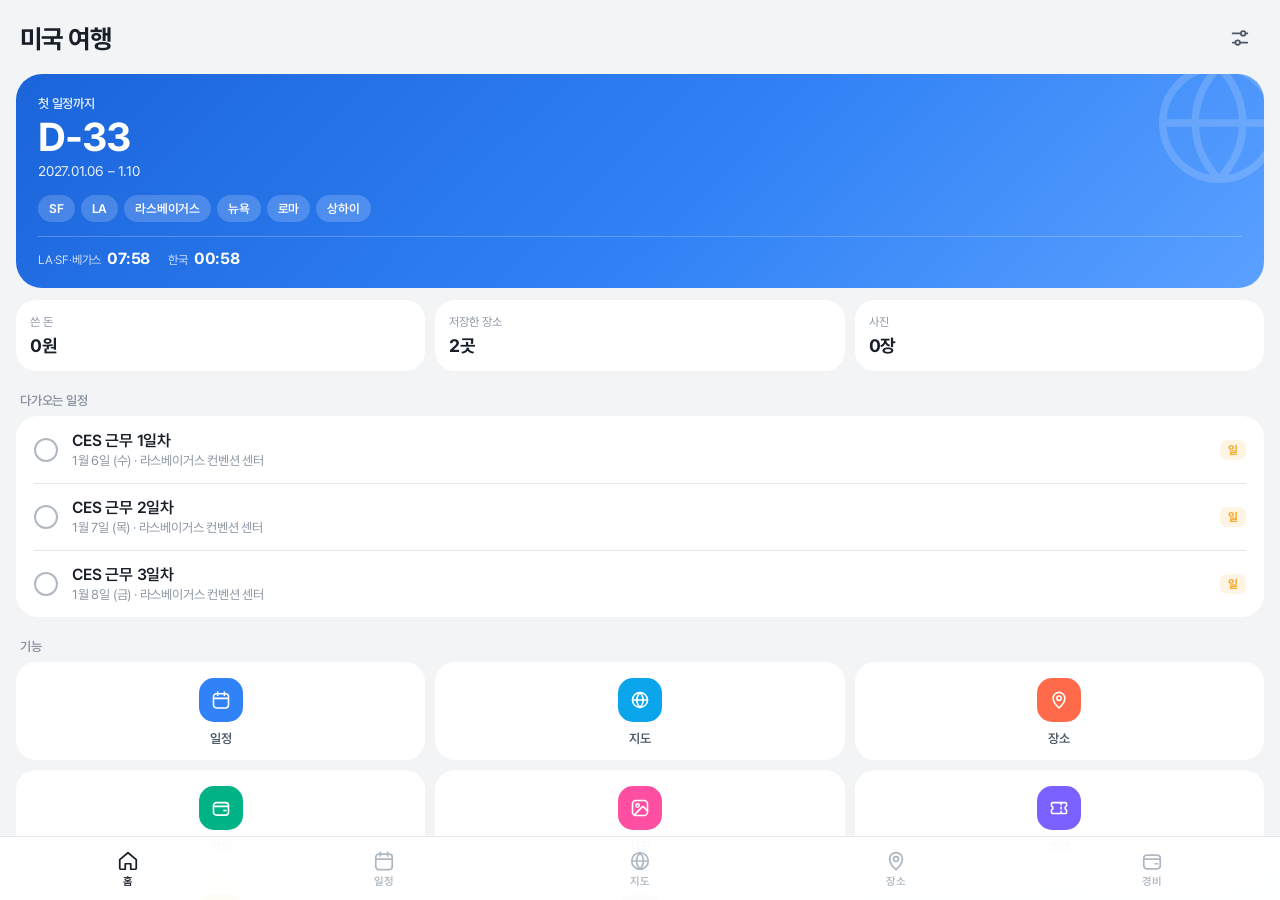
<file: app/src/main/assets/index.html>
<!DOCTYPE html>
<html lang="ko">
<head>
<meta charset="utf-8">
<meta name="viewport" content="width=device-width,initial-scale=1,maximum-scale=1,user-scalable=no,viewport-fit=cover">
<title>WSG</title>
<link rel="stylesheet" href="lib/maplibre-gl.css">
<link rel="stylesheet" href="style.css">
</head>
<body>
<div id="app">
  <div id="screen"></div>
  <div id="mapScreen">
    <div id="mapEl"></div>
    <div class="mtop">
      <div class="msearch">
        <svg class="i s"><use href="#i-search"/></svg>
        <input id="mq" type="search" placeholder="장소, 식당, 호텔 검색" enterkeyhint="search" autocomplete="off">
        <button id="mqx" style="display:none;color:var(--t3)"><svg class="i s"><use href="#i-x"/></svg></button>
      </div>
      <div class="mres" id="mres" style="display:none"></div>
      <div class="chips" id="mchips"></div>
    </div>
    <div class="mhint" id="mhint">지도를 눌러 위치를 찍어주세요</div>
    <div class="mbtns" id="mbtns">
      <button data-a="map-globe" title="지구본"><svg class="i"><use href="#i-globe"/></svg></button>
      <button data-a="map-fit" title="전체 보기"><svg class="i"><use href="#i-fit"/></svg></button>
      <button data-a="map-me" title="내 위치"><svg class="i"><use href="#i-nav"/></svg></button>
      <button data-a="map-route" id="routeBtn" title="이동 경로"><svg class="i"><use href="#i-route"/></svg></button>
      <button data-a="map-imgs" title="내 지도"><svg class="i"><use href="#i-image"/></svg></button>
      <button data-a="map-pinmode" id="pinBtn" title="핀 찍기"><svg class="i"><use href="#i-plus"/></svg></button>
    </div>
    <div class="mcard" id="mcard"></div>
  </div>
  <nav id="tabs"></nav>
</div>
<div id="ov"></div>
<div id="viewer">
  <div class="vt">
    <button data-a="v-close"><svg class="i"><use href="#i-x"/></svg></button>
    <div class="m"><b id="vTitle"></b><span id="vSub"></span></div>
    <button data-a="v-edit" id="vEdit"><svg class="i"><use href="#i-edit"/></svg></button>
    <button data-a="v-del"><svg class="i"><use href="#i-trash"/></svg></button>
  </div>
  <div class="stage" id="vStage"><img id="vImg" alt=""></div>
  <div class="cap" id="vCap"></div>
</div>
<div id="toast"></div>
<input type="file" id="fileIn" accept="image/*" multiple hidden>
<input type="file" id="xlIn" accept=".xlsx,.xls,.csv,application/vnd.openxmlformats-officedocument.spreadsheetml.sheet,application/vnd.ms-excel,text/csv" hidden>

<svg width="0" height="0" style="position:absolute">
  <symbol id="i-home" viewBox="0 0 24 24"><path d="M3 10.5 12 3l9 7.5V20a1 1 0 0 1-1 1h-5v-6H9v6H4a1 1 0 0 1-1-1z"/></symbol>
  <symbol id="i-cal" viewBox="0 0 24 24"><rect x="3" y="4.5" width="18" height="17" rx="3.5"/><path d="M16 2.5v4M8 2.5v4M3 10h18"/></symbol>
  <symbol id="i-globe" viewBox="0 0 24 24"><circle cx="12" cy="12" r="9"/><path d="M3 12h18M12 3c2.5 2.6 3.8 5.6 3.8 9s-1.3 6.4-3.8 9M12 3c-2.5 2.6-3.8 5.6-3.8 9s1.3 6.4 3.8 9"/></symbol>
  <symbol id="i-pin" viewBox="0 0 24 24"><path d="M12 21.5s-7-6.1-7-11.7a7 7 0 0 1 14 0c0 5.6-7 11.7-7 11.7z"/><circle cx="12" cy="9.8" r="2.6"/></symbol>
  <symbol id="i-wallet" viewBox="0 0 24 24"><rect x="3" y="5.5" width="18" height="15" rx="3.5"/><path d="M3 10h18M15.5 15h2.5"/></symbol>
  <symbol id="i-image" viewBox="0 0 24 24"><rect x="3" y="3" width="18" height="18" rx="4"/><circle cx="9" cy="9" r="2"/><path d="m21 15.5-4.6-4.6a1.5 1.5 0 0 0-2.1 0L5 20.5"/></symbol>
  <symbol id="i-ticket" viewBox="0 0 24 24"><path d="M4 5.5h16a1 1 0 0 1 1 1v3.2a2.4 2.4 0 0 0 0 4.6v3.2a1 1 0 0 1-1 1H4a1 1 0 0 1-1-1v-3.2a2.4 2.4 0 0 0 0-4.6V6.5a1 1 0 0 1 1-1z"/><path d="M14.5 6v2M14.5 11v2M14.5 16v2"/></symbol>
  <symbol id="i-set" viewBox="0 0 24 24"><path d="M4 7h9M18 7h2M4 17h3M12 17h8"/><circle cx="15.5" cy="7" r="2.5"/><circle cx="9.5" cy="17" r="2.5"/></symbol>
  <symbol id="i-import" viewBox="0 0 24 24"><path d="M12 3.5v11M7.5 10l4.5 4.5 4.5-4.5M4 15.5v3A2.5 2.5 0 0 0 6.5 21h11a2.5 2.5 0 0 0 2.5-2.5v-3"/></symbol>
  <symbol id="i-route" viewBox="0 0 24 24"><circle cx="6" cy="18" r="2.2"/><circle cx="18" cy="6" r="2.2"/><path d="M8 17c6 0 2-9 8-10"/><path d="m13.5 5.2 2.6 1.6-1.6 2.6"/></symbol>
  <symbol id="i-undo" viewBox="0 0 24 24"><path d="M9 14 4 9l5-5"/><path d="M4 9h10.5a5.5 5.5 0 0 1 0 11H11"/></symbol>
  <symbol id="i-redo" viewBox="0 0 24 24"><path d="m15 14 5-5-5-5"/><path d="M20 9H9.5a5.5 5.5 0 0 0 0 11H13"/></symbol>
  <symbol id="i-plus" viewBox="0 0 24 24"><path d="M12 5v14M5 12h14"/></symbol>
  <symbol id="i-x" viewBox="0 0 24 24"><path d="M6 6l12 12M18 6 6 18"/></symbol>
  <symbol id="i-check" viewBox="0 0 24 24"><path d="m5 12.5 4.5 4.5L19 7.5"/></symbol>
  <symbol id="i-chev" viewBox="0 0 24 24"><path d="m9.5 6 6 6-6 6"/></symbol>
  <symbol id="i-up" viewBox="0 0 24 24"><path d="m6 14.5 6-6 6 6"/></symbol>
  <symbol id="i-down" viewBox="0 0 24 24"><path d="m6 9.5 6 6 6-6"/></symbol>
  <symbol id="i-copy" viewBox="0 0 24 24"><rect x="9" y="9" width="12" height="12" rx="3"/><path d="M5 15V6a3 3 0 0 1 3-3h9"/></symbol>
  <symbol id="i-trash" viewBox="0 0 24 24"><path d="M4 7h16M10 11v6M14 11v6M5.5 7l1 12.2A2 2 0 0 0 8.5 21h7a2 2 0 0 0 2-1.8l1-12.2M9 7V4.5A1.5 1.5 0 0 1 10.5 3h3A1.5 1.5 0 0 1 15 4.5V7"/></symbol>
  <symbol id="i-edit" viewBox="0 0 24 24"><path d="M4 20h4L19 9a2.8 2.8 0 0 0-4-4L4 16z"/><path d="m13.5 6.5 4 4"/></symbol>
  <symbol id="i-nav" viewBox="0 0 24 24"><path d="M3.5 11 20.5 3.5 13 20.5l-2-7.5z"/></symbol>
  <symbol id="i-search" viewBox="0 0 24 24"><circle cx="11" cy="11" r="7"/><path d="m20 20-3.6-3.6"/></symbol>
  <symbol id="i-fit" viewBox="0 0 24 24"><path d="M4 9V5a1 1 0 0 1 1-1h4M20 9V5a1 1 0 0 0-1-1h-4M4 15v4a1 1 0 0 0 1 1h4M20 15v4a1 1 0 0 1-1 1h-4"/></symbol>
  <symbol id="i-cam" viewBox="0 0 24 24"><path d="M4 8a2 2 0 0 1 2-2h2l1.5-2h5L16 6h2a2 2 0 0 1 2 2v10a2 2 0 0 1-2 2H6a2 2 0 0 1-2-2z"/><circle cx="12" cy="13" r="3.5"/></symbol>
  <symbol id="i-food" viewBox="0 0 24 24"><path d="M7 3v8M4.5 3v5a2.5 2.5 0 0 0 5 0V3M7 11v10M17 21V3c-2.2 1.2-3.5 3.6-3.5 7v3H17"/></symbol>
  <symbol id="i-cup" viewBox="0 0 24 24"><path d="M4 8h13v5a6 6 0 0 1-6 6h-1a6 6 0 0 1-6-6zM17 9.5h1.5a2.5 2.5 0 0 1 0 5H17M8 3v2M12 3v2"/></symbol>
  <symbol id="i-bed" viewBox="0 0 24 24"><path d="M3 19V5M3 15h18v4M21 15v-3a3 3 0 0 0-3-3h-7v6"/><circle cx="7" cy="11" r="2"/></symbol>
  <symbol id="i-star" viewBox="0 0 24 24"><path d="m12 3.5 2.6 5.3 5.9.9-4.3 4.1 1 5.8L12 16.9l-5.2 2.7 1-5.8-4.3-4.1 5.9-.9z"/></symbol>
  <symbol id="i-bag" viewBox="0 0 24 24"><path d="M5 8h14l-1 12.5H6zM9 8V6.5a3 3 0 0 1 6 0V8"/></symbol>
  <symbol id="i-bus" viewBox="0 0 24 24"><rect x="4" y="3.5" width="16" height="14" rx="3"/><path d="M4 11h16M7.5 17.5V20M16.5 17.5V20"/><circle cx="8" cy="14.3" r=".6"/><circle cx="16" cy="14.3" r=".6"/></symbol>
  <symbol id="i-plane" viewBox="0 0 24 24"><path d="M10.5 13.5 3 11l1.5-1.5 7.5.5 4.5-5c1-1 2.8-1.3 3.3-.8s.2 2.3-.8 3.3l-5 4.5.5 7.5L13 21l-2.5-7.5"/><path d="M6.5 17.5 8 16"/></symbol>
  <symbol id="i-work" viewBox="0 0 24 24"><rect x="3" y="7" width="18" height="13" rx="3"/><path d="M9 7V5.5A1.5 1.5 0 0 1 10.5 4h3A1.5 1.5 0 0 1 15 5.5V7M3 12.5h18"/></symbol>
  <symbol id="i-dots" viewBox="0 0 24 24"><circle cx="6" cy="12" r="1.2"/><circle cx="12" cy="12" r="1.2"/><circle cx="18" cy="12" r="1.2"/></symbol>
  <symbol id="i-car" viewBox="0 0 24 24"><path d="M5 16.5V12l2-5h10l2 5v4.5M3.5 12h17v4.5h-17zM6 16.5V19M18 16.5V19"/></symbol>
  <symbol id="i-tip" viewBox="0 0 24 24"><circle cx="12" cy="12" r="9"/><path d="M14.8 9.2c-.5-.8-1.5-1.3-2.8-1.3-1.6 0-2.8.8-2.8 2s1 1.7 2.8 2.1 2.9.9 2.9 2.1-1.2 2.1-2.9 2.1c-1.3 0-2.4-.5-2.9-1.4M12 6.3v1.6M12 16.1v1.6"/></symbol>
</svg>

<script src="lib/maplibre-gl.js"></script>
<script src="lib/world.js"></script>
<script src="lib/xlsx.mini.min.js"></script>
<script src="app.js"></script>
<script src="book.js"></script>
</body>
</html>
</file>
<file: app/src/main/assets/lib/maplibre-gl.css>
.maplibregl-map{font:12px/20px Helvetica Neue,Arial,Helvetica,sans-serif;overflow:hidden;position:relative;-webkit-tap-highlight-color:rgb(0 0 0/0)}.maplibregl-canvas{left:0;position:absolute;top:0}.maplibregl-map:fullscreen{height:100%;width:100%}.maplibregl-ctrl-group button.maplibregl-ctrl-compass{touch-action:none}.maplibregl-canvas-container.maplibregl-interactive,.maplibregl-ctrl-group button.maplibregl-ctrl-compass{cursor:grab;-webkit-user-select:none;-moz-user-select:none;user-select:none}.maplibregl-canvas-container.maplibregl-interactive.maplibregl-track-pointer{cursor:pointer}.maplibregl-canvas-container.maplibregl-interactive:active,.maplibregl-ctrl-group button.maplibregl-ctrl-compass:active{cursor:grabbing}.maplibregl-canvas-container.maplibregl-touch-zoom-rotate,.maplibregl-canvas-container.maplibregl-touch-zoom-rotate .maplibregl-canvas{touch-action:pan-x pan-y}.maplibregl-canvas-container.maplibregl-touch-drag-pan,.maplibregl-canvas-container.maplibregl-touch-drag-pan .maplibregl-canvas{touch-action:pinch-zoom}.maplibregl-canvas-container.maplibregl-touch-zoom-rotate.maplibregl-touch-drag-pan,.maplibregl-canvas-container.maplibregl-touch-zoom-rotate.maplibregl-touch-drag-pan .maplibregl-canvas{touch-action:none}.maplibregl-canvas-container.maplibregl-touch-drag-pan.maplibregl-cooperative-gestures,.maplibregl-canvas-container.maplibregl-touch-drag-pan.maplibregl-cooperative-gestures .maplibregl-canvas{touch-action:pan-x pan-y}.maplibregl-ctrl-bottom-left,.maplibregl-ctrl-bottom-right,.maplibregl-ctrl-top-left,.maplibregl-ctrl-top-right{pointer-events:none;position:absolute;z-index:2}.maplibregl-ctrl-top-left{left:0;top:0}.maplibregl-ctrl-top-right{right:0;top:0}.maplibregl-ctrl-bottom-left{bottom:0;left:0}.maplibregl-ctrl-bottom-right{bottom:0;right:0}.maplibregl-ctrl{clear:both;pointer-events:auto;transform:translate(0)}.maplibregl-ctrl-top-left .maplibregl-ctrl{float:left;margin:10px 0 0 10px}.maplibregl-ctrl-top-right .maplibregl-ctrl{float:right;margin:10px 10px 0 0}.maplibregl-ctrl-bottom-left .maplibregl-ctrl{float:left;margin:0 0 10px 10px}.maplibregl-ctrl-bottom-right .maplibregl-ctrl{float:right;margin:0 10px 10px 0}.maplibregl-ctrl-group{background:#fff;border-radius:4px}.maplibregl-ctrl-group:not(:empty){box-shadow:0 0 0 2px rgba(0,0,0,.1)}@media (forced-colors:active){.maplibregl-ctrl-group:not(:empty){box-shadow:0 0 0 2px ButtonText}}.maplibregl-ctrl-group button{background-color:transparent;border:0;box-sizing:border-box;cursor:pointer;display:block;height:29px;outline:none;padding:0;width:29px}.maplibregl-ctrl-group button+button{border-top:1px solid #ddd}.maplibregl-ctrl button .maplibregl-ctrl-icon{background-position:50%;background-repeat:no-repeat;display:block;height:100%;width:100%}@media (forced-colors:active){.maplibregl-ctrl-icon{background-color:transparent}.maplibregl-ctrl-group button+button{border-top:1px solid ButtonText}}.maplibregl-ctrl button::-moz-focus-inner{border:0;padding:0}.maplibregl-ctrl-attrib-button:focus,.maplibregl-ctrl-group button:focus{box-shadow:0 0 2px 2px #0096ff}.maplibregl-ctrl button:disabled{cursor:not-allowed}.maplibregl-ctrl button:disabled .maplibregl-ctrl-icon{opacity:.25}@media (hover:hover){.maplibregl-ctrl button:not(:disabled):hover{background-color:rgba(0,0,0,.05)}}.maplibregl-ctrl button:not(:disabled):active{background-color:rgba(0,0,0,.05)}.maplibregl-ctrl-group button:focus:focus-visible{box-shadow:0 0 2px 2px #0096ff}.maplibregl-ctrl-group button:focus:not(:focus-visible){box-shadow:none}.maplibregl-ctrl-group button:focus:first-child{border-radius:4px 4px 0 0}.maplibregl-ctrl-group button:focus:last-child{border-radius:0 0 4px 4px}.maplibregl-ctrl-group button:focus:only-child{border-radius:inherit}.maplibregl-ctrl button.maplibregl-ctrl-zoom-out .maplibregl-ctrl-icon{background-image:url("data:image/svg+xml;charset=utf-8,%3Csvg xmlns='http://www.w3.org/2000/svg' width='29' height='29' fill='%23333' viewBox='0 0 29 29'%3E%3Cpath d='M10 13c-.75 0-1.5.75-1.5 1.5S9.25 16 10 16h9c.75 0 1.5-.75 1.5-1.5S19.75 13 19 13z'/%3E%3C/svg%3E")}.maplibregl-ctrl button.maplibregl-ctrl-zoom-in .maplibregl-ctrl-icon{background-image:url("data:image/svg+xml;charset=utf-8,%3Csvg xmlns='http://www.w3.org/2000/svg' width='29' height='29' fill='%23333' viewBox='0 0 29 29'%3E%3Cpath d='M14.5 8.5c-.75 0-1.5.75-1.5 1.5v3h-3c-.75 0-1.5.75-1.5 1.5S9.25 16 10 16h3v3c0 .75.75 1.5 1.5 1.5S16 19.75 16 19v-3h3c.75 0 1.5-.75 1.5-1.5S19.75 13 19 13h-3v-3c0-.75-.75-1.5-1.5-1.5'/%3E%3C/svg%3E")}@media (forced-colors:active){.maplibregl-ctrl button.maplibregl-ctrl-zoom-out .maplibregl-ctrl-icon{background-image:url("data:image/svg+xml;charset=utf-8,%3Csvg xmlns='http://www.w3.org/2000/svg' width='29' height='29' fill='%23fff' viewBox='0 0 29 29'%3E%3Cpath d='M10 13c-.75 0-1.5.75-1.5 1.5S9.25 16 10 16h9c.75 0 1.5-.75 1.5-1.5S19.75 13 19 13z'/%3E%3C/svg%3E")}.maplibregl-ctrl button.maplibregl-ctrl-zoom-in .maplibregl-ctrl-icon{background-image:url("data:image/svg+xml;charset=utf-8,%3Csvg xmlns='http://www.w3.org/2000/svg' width='29' height='29' fill='%23fff' viewBox='0 0 29 29'%3E%3Cpath d='M14.5 8.5c-.75 0-1.5.75-1.5 1.5v3h-3c-.75 0-1.5.75-1.5 1.5S9.25 16 10 16h3v3c0 .75.75 1.5 1.5 1.5S16 19.75 16 19v-3h3c.75 0 1.5-.75 1.5-1.5S19.75 13 19 13h-3v-3c0-.75-.75-1.5-1.5-1.5'/%3E%3C/svg%3E")}}@media (forced-colors:active) and (prefers-color-scheme:light){.maplibregl-ctrl button.maplibregl-ctrl-zoom-out .maplibregl-ctrl-icon{background-image:url("data:image/svg+xml;charset=utf-8,%3Csvg xmlns='http://www.w3.org/2000/svg' width='29' height='29' viewBox='0 0 29 29'%3E%3Cpath d='M10 13c-.75 0-1.5.75-1.5 1.5S9.25 16 10 16h9c.75 0 1.5-.75 1.5-1.5S19.75 13 19 13z'/%3E%3C/svg%3E")}.maplibregl-ctrl button.maplibregl-ctrl-zoom-in .maplibregl-ctrl-icon{background-image:url("data:image/svg+xml;charset=utf-8,%3Csvg xmlns='http://www.w3.org/2000/svg' width='29' height='29' viewBox='0 0 29 29'%3E%3Cpath d='M14.5 8.5c-.75 0-1.5.75-1.5 1.5v3h-3c-.75 0-1.5.75-1.5 1.5S9.25 16 10 16h3v3c0 .75.75 1.5 1.5 1.5S16 19.75 16 19v-3h3c.75 0 1.5-.75 1.5-1.5S19.75 13 19 13h-3v-3c0-.75-.75-1.5-1.5-1.5'/%3E%3C/svg%3E")}}.maplibregl-ctrl button.maplibregl-ctrl-fullscreen .maplibregl-ctrl-icon{background-image:url("data:image/svg+xml;charset=utf-8,%3Csvg xmlns='http://www.w3.org/2000/svg' width='29' height='29' fill='%23333' viewBox='0 0 29 29'%3E%3Cpath d='M24 16v5.5c0 1.75-.75 2.5-2.5 2.5H16v-1l3-1.5-4-5.5 1-1 5.5 4 1.5-3zM6 16l1.5 3 5.5-4 1 1-4 5.5 3 1.5v1H7.5C5.75 24 5 23.25 5 21.5V16zm7-11v1l-3 1.5 4 5.5-1 1-5.5-4L6 13H5V7.5C5 5.75 5.75 5 7.5 5zm11 2.5c0-1.75-.75-2.5-2.5-2.5H16v1l3 1.5-4 5.5 1 1 5.5-4 1.5 3h1z'/%3E%3C/svg%3E")}.maplibregl-ctrl button.maplibregl-ctrl-shrink .maplibregl-ctrl-icon{background-image:url("data:image/svg+xml;charset=utf-8,%3Csvg xmlns='http://www.w3.org/2000/svg' width='29' height='29' viewBox='0 0 29 29'%3E%3Cpath d='M18.5 16c-1.75 0-2.5.75-2.5 2.5V24h1l1.5-3 5.5 4 1-1-4-5.5 3-1.5v-1zM13 18.5c0-1.75-.75-2.5-2.5-2.5H5v1l3 1.5L4 24l1 1 5.5-4 1.5 3h1zm3-8c0 1.75.75 2.5 2.5 2.5H24v-1l-3-1.5L25 5l-1-1-5.5 4L17 5h-1zM10.5 13c1.75 0 2.5-.75 2.5-2.5V5h-1l-1.5 3L5 4 4 5l4 5.5L5 12v1z'/%3E%3C/svg%3E")}@media (forced-colors:active){.maplibregl-ctrl button.maplibregl-ctrl-fullscreen .maplibregl-ctrl-icon{background-image:url("data:image/svg+xml;charset=utf-8,%3Csvg xmlns='http://www.w3.org/2000/svg' width='29' height='29' fill='%23fff' viewBox='0 0 29 29'%3E%3Cpath d='M24 16v5.5c0 1.75-.75 2.5-2.5 2.5H16v-1l3-1.5-4-5.5 1-1 5.5 4 1.5-3zM6 16l1.5 3 5.5-4 1 1-4 5.5 3 1.5v1H7.5C5.75 24 5 23.25 5 21.5V16zm7-11v1l-3 1.5 4 5.5-1 1-5.5-4L6 13H5V7.5C5 5.75 5.75 5 7.5 5zm11 2.5c0-1.75-.75-2.5-2.5-2.5H16v1l3 1.5-4 5.5 1 1 5.5-4 1.5 3h1z'/%3E%3C/svg%3E")}.maplibregl-ctrl button.maplibregl-ctrl-shrink .maplibregl-ctrl-icon{background-image:url("data:image/svg+xml;charset=utf-8,%3Csvg xmlns='http://www.w3.org/2000/svg' width='29' height='29' fill='%23fff' viewBox='0 0 29 29'%3E%3Cpath d='M18.5 16c-1.75 0-2.5.75-2.5 2.5V24h1l1.5-3 5.5 4 1-1-4-5.5 3-1.5v-1zM13 18.5c0-1.75-.75-2.5-2.5-2.5H5v1l3 1.5L4 24l1 1 5.5-4 1.5 3h1zm3-8c0 1.75.75 2.5 2.5 2.5H24v-1l-3-1.5L25 5l-1-1-5.5 4L17 5h-1zM10.5 13c1.75 0 2.5-.75 2.5-2.5V5h-1l-1.5 3L5 4 4 5l4 5.5L5 12v1z'/%3E%3C/svg%3E")}}@media (forced-colors:active) and (prefers-color-scheme:light){.maplibregl-ctrl button.maplibregl-ctrl-fullscreen .maplibregl-ctrl-icon{background-image:url("data:image/svg+xml;charset=utf-8,%3Csvg xmlns='http://www.w3.org/2000/svg' width='29' height='29' viewBox='0 0 29 29'%3E%3Cpath d='M24 16v5.5c0 1.75-.75 2.5-2.5 2.5H16v-1l3-1.5-4-5.5 1-1 5.5 4 1.5-3zM6 16l1.5 3 5.5-4 1 1-4 5.5 3 1.5v1H7.5C5.75 24 5 23.25 5 21.5V16zm7-11v1l-3 1.5 4 5.5-1 1-5.5-4L6 13H5V7.5C5 5.75 5.75 5 7.5 5zm11 2.5c0-1.75-.75-2.5-2.5-2.5H16v1l3 1.5-4 5.5 1 1 5.5-4 1.5 3h1z'/%3E%3C/svg%3E")}.maplibregl-ctrl button.maplibregl-ctrl-shrink .maplibregl-ctrl-icon{background-image:url("data:image/svg+xml;charset=utf-8,%3Csvg xmlns='http://www.w3.org/2000/svg' width='29' height='29' viewBox='0 0 29 29'%3E%3Cpath d='M18.5 16c-1.75 0-2.5.75-2.5 2.5V24h1l1.5-3 5.5 4 1-1-4-5.5 3-1.5v-1zM13 18.5c0-1.75-.75-2.5-2.5-2.5H5v1l3 1.5L4 24l1 1 5.5-4 1.5 3h1zm3-8c0 1.75.75 2.5 2.5 2.5H24v-1l-3-1.5L25 5l-1-1-5.5 4L17 5h-1zM10.5 13c1.75 0 2.5-.75 2.5-2.5V5h-1l-1.5 3L5 4 4 5l4 5.5L5 12v1z'/%3E%3C/svg%3E")}}.maplibregl-ctrl button.maplibregl-ctrl-compass .maplibregl-ctrl-icon{background-image:url("data:image/svg+xml;charset=utf-8,%3Csvg xmlns='http://www.w3.org/2000/svg' width='29' height='29' fill='%23333' viewBox='0 0 29 29'%3E%3Cpath d='m10.5 14 4-8 4 8z'/%3E%3Cpath fill='%23ccc' d='m10.5 16 4 8 4-8z'/%3E%3C/svg%3E")}@media (forced-colors:active){.maplibregl-ctrl button.maplibregl-ctrl-compass .maplibregl-ctrl-icon{background-image:url("data:image/svg+xml;charset=utf-8,%3Csvg xmlns='http://www.w3.org/2000/svg' width='29' height='29' fill='%23fff' viewBox='0 0 29 29'%3E%3Cpath d='m10.5 14 4-8 4 8z'/%3E%3Cpath fill='%23ccc' d='m10.5 16 4 8 4-8z'/%3E%3C/svg%3E")}}@media (forced-colors:active) and (prefers-color-scheme:light){.maplibregl-ctrl button.maplibregl-ctrl-compass .maplibregl-ctrl-icon{background-image:url("data:image/svg+xml;charset=utf-8,%3Csvg xmlns='http://www.w3.org/2000/svg' width='29' height='29' viewBox='0 0 29 29'%3E%3Cpath d='m10.5 14 4-8 4 8z'/%3E%3Cpath fill='%23ccc' d='m10.5 16 4 8 4-8z'/%3E%3C/svg%3E")}}.maplibregl-ctrl button.maplibregl-ctrl-globe .maplibregl-ctrl-icon{background-image:url("data:image/svg+xml;charset=utf-8,%3Csvg xmlns='http://www.w3.org/2000/svg' width='22' height='22' fill='none' stroke='%23333' viewBox='0 0 22 22'%3E%3Ccircle cx='11' cy='11' r='8.5'/%3E%3Cpath d='M17.5 11c0 4.819-3.02 8.5-6.5 8.5S4.5 15.819 4.5 11 7.52 2.5 11 2.5s6.5 3.681 6.5 8.5Z'/%3E%3Cpath d='M13.5 11c0 2.447-.331 4.64-.853 6.206-.262.785-.562 1.384-.872 1.777-.314.399-.58.517-.775.517s-.461-.118-.775-.517c-.31-.393-.61-.992-.872-1.777C8.831 15.64 8.5 13.446 8.5 11s.331-4.64.853-6.206c.262-.785.562-1.384.872-1.777.314-.399.58-.517.775-.517s.461.118.775.517c.31.393.61.992.872 1.777.522 1.565.853 3.76.853 6.206Z'/%3E%3Cpath d='M11 7.5c-1.909 0-3.622-.166-4.845-.428-.616-.132-1.08-.283-1.379-.434a1.3 1.3 0 0 1-.224-.138q.07-.058.224-.138c.299-.151.763-.302 1.379-.434C7.378 5.666 9.091 5.5 11 5.5s3.622.166 4.845.428c.616.132 1.08.283 1.379.434.105.053.177.1.224.138q-.07.058-.224.138c-.299.151-.763.302-1.379.434-1.223.262-2.936.428-4.845.428ZM4.486 6.436ZM11 16.5c-1.909 0-3.622-.166-4.845-.428-.616-.132-1.08-.283-1.379-.434a1.3 1.3 0 0 1-.224-.138 1.3 1.3 0 0 1 .224-.138c.299-.151.763-.302 1.379-.434C7.378 14.666 9.091 14.5 11 14.5s3.622.166 4.845.428c.616.132 1.08.283 1.379.434.105.053.177.1.224.138a1.3 1.3 0 0 1-.224.138c-.299.151-.763.302-1.379.434-1.223.262-2.936.428-4.845.428Zm-6.514-1.064ZM11 12.5c-2.46 0-4.672-.222-6.255-.574-.796-.177-1.406-.38-1.805-.59a1.5 1.5 0 0 1-.39-.272.3.3 0 0 1-.047-.064.3.3 0 0 1 .048-.064c.066-.073.189-.167.389-.272.399-.21 1.009-.413 1.805-.59C6.328 9.722 8.54 9.5 11 9.5s4.672.222 6.256.574c.795.177 1.405.38 1.804.59.2.105.323.2.39.272a.3.3 0 0 1 .047.064.3.3 0 0 1-.048.064 1.4 1.4 0 0 1-.389.272c-.399.21-1.009.413-1.804.59-1.584.352-3.796.574-6.256.574Zm-8.501-1.51v.002zm0 .018v.002zm17.002.002v-.002zm0-.018v-.002z'/%3E%3C/svg%3E")}.maplibregl-ctrl button.maplibregl-ctrl-globe-enabled .maplibregl-ctrl-icon{background-image:url("data:image/svg+xml;charset=utf-8,%3Csvg xmlns='http://www.w3.org/2000/svg' width='22' height='22' fill='none' stroke='%2333b5e5' viewBox='0 0 22 22'%3E%3Ccircle cx='11' cy='11' r='8.5'/%3E%3Cpath d='M17.5 11c0 4.819-3.02 8.5-6.5 8.5S4.5 15.819 4.5 11 7.52 2.5 11 2.5s6.5 3.681 6.5 8.5Z'/%3E%3Cpath d='M13.5 11c0 2.447-.331 4.64-.853 6.206-.262.785-.562 1.384-.872 1.777-.314.399-.58.517-.775.517s-.461-.118-.775-.517c-.31-.393-.61-.992-.872-1.777C8.831 15.64 8.5 13.446 8.5 11s.331-4.64.853-6.206c.262-.785.562-1.384.872-1.777.314-.399.58-.517.775-.517s.461.118.775.517c.31.393.61.992.872 1.777.522 1.565.853 3.76.853 6.206Z'/%3E%3Cpath d='M11 7.5c-1.909 0-3.622-.166-4.845-.428-.616-.132-1.08-.283-1.379-.434a1.3 1.3 0 0 1-.224-.138q.07-.058.224-.138c.299-.151.763-.302 1.379-.434C7.378 5.666 9.091 5.5 11 5.5s3.622.166 4.845.428c.616.132 1.08.283 1.379.434.105.053.177.1.224.138q-.07.058-.224.138c-.299.151-.763.302-1.379.434-1.223.262-2.936.428-4.845.428ZM4.486 6.436ZM11 16.5c-1.909 0-3.622-.166-4.845-.428-.616-.132-1.08-.283-1.379-.434a1.3 1.3 0 0 1-.224-.138 1.3 1.3 0 0 1 .224-.138c.299-.151.763-.302 1.379-.434C7.378 14.666 9.091 14.5 11 14.5s3.622.166 4.845.428c.616.132 1.08.283 1.379.434.105.053.177.1.224.138a1.3 1.3 0 0 1-.224.138c-.299.151-.763.302-1.379.434-1.223.262-2.936.428-4.845.428Zm-6.514-1.064ZM11 12.5c-2.46 0-4.672-.222-6.255-.574-.796-.177-1.406-.38-1.805-.59a1.5 1.5 0 0 1-.39-.272.3.3 0 0 1-.047-.064.3.3 0 0 1 .048-.064c.066-.073.189-.167.389-.272.399-.21 1.009-.413 1.805-.59C6.328 9.722 8.54 9.5 11 9.5s4.672.222 6.256.574c.795.177 1.405.38 1.804.59.2.105.323.2.39.272a.3.3 0 0 1 .047.064.3.3 0 0 1-.048.064 1.4 1.4 0 0 1-.389.272c-.399.21-1.009.413-1.804.59-1.584.352-3.796.574-6.256.574Zm-8.501-1.51v.002zm0 .018v.002zm17.002.002v-.002zm0-.018v-.002z'/%3E%3C/svg%3E")}.maplibregl-ctrl button.maplibregl-ctrl-terrain .maplibregl-ctrl-icon{background-image:url("data:image/svg+xml;charset=utf-8,%3Csvg xmlns='http://www.w3.org/2000/svg' width='22' height='22' fill='%23333' viewBox='0 0 22 22'%3E%3Cpath d='m1.754 13.406 4.453-4.851 3.09 3.09 3.281 3.277.969-.969-3.309-3.312 3.844-4.121 6.148 6.886h1.082v-.855l-7.207-8.07-4.84 5.187L6.169 6.57l-5.48 5.965v.871ZM.688 16.844h20.625v1.375H.688Zm0 0'/%3E%3C/svg%3E")}.maplibregl-ctrl button.maplibregl-ctrl-terrain-enabled .maplibregl-ctrl-icon{background-image:url("data:image/svg+xml;charset=utf-8,%3Csvg xmlns='http://www.w3.org/2000/svg' width='22' height='22' fill='%2333b5e5' viewBox='0 0 22 22'%3E%3Cpath d='m1.754 13.406 4.453-4.851 3.09 3.09 3.281 3.277.969-.969-3.309-3.312 3.844-4.121 6.148 6.886h1.082v-.855l-7.207-8.07-4.84 5.187L6.169 6.57l-5.48 5.965v.871ZM.688 16.844h20.625v1.375H.688Zm0 0'/%3E%3C/svg%3E")}.maplibregl-ctrl button.maplibregl-ctrl-geolocate .maplibregl-ctrl-icon{background-image:url("data:image/svg+xml;charset=utf-8,%3Csvg xmlns='http://www.w3.org/2000/svg' width='29' height='29' fill='%23333' viewBox='0 0 20 20'%3E%3Cpath d='M10 4C9 4 9 5 9 5v.1A5 5 0 0 0 5.1 9H5s-1 0-1 1 1 1 1 1h.1A5 5 0 0 0 9 14.9v.1s0 1 1 1 1-1 1-1v-.1a5 5 0 0 0 3.9-3.9h.1s1 0 1-1-1-1-1-1h-.1A5 5 0 0 0 11 5.1V5s0-1-1-1m0 2.5a3.5 3.5 0 1 1 0 7 3.5 3.5 0 1 1 0-7'/%3E%3Ccircle cx='10' cy='10' r='2'/%3E%3C/svg%3E")}.maplibregl-ctrl button.maplibregl-ctrl-geolocate:disabled .maplibregl-ctrl-icon{background-image:url("data:image/svg+xml;charset=utf-8,%3Csvg xmlns='http://www.w3.org/2000/svg' width='29' height='29' fill='%23aaa' viewBox='0 0 20 20'%3E%3Cpath d='M10 4C9 4 9 5 9 5v.1A5 5 0 0 0 5.1 9H5s-1 0-1 1 1 1 1 1h.1A5 5 0 0 0 9 14.9v.1s0 1 1 1 1-1 1-1v-.1a5 5 0 0 0 3.9-3.9h.1s1 0 1-1-1-1-1-1h-.1A5 5 0 0 0 11 5.1V5s0-1-1-1m0 2.5a3.5 3.5 0 1 1 0 7 3.5 3.5 0 1 1 0-7'/%3E%3Ccircle cx='10' cy='10' r='2'/%3E%3Cpath fill='red' d='m14 5 1 1-9 9-1-1z'/%3E%3C/svg%3E")}.maplibregl-ctrl button.maplibregl-ctrl-geolocate.maplibregl-ctrl-geolocate-active .maplibregl-ctrl-icon{background-image:url("data:image/svg+xml;charset=utf-8,%3Csvg xmlns='http://www.w3.org/2000/svg' width='29' height='29' fill='%2333b5e5' viewBox='0 0 20 20'%3E%3Cpath d='M10 4C9 4 9 5 9 5v.1A5 5 0 0 0 5.1 9H5s-1 0-1 1 1 1 1 1h.1A5 5 0 0 0 9 14.9v.1s0 1 1 1 1-1 1-1v-.1a5 5 0 0 0 3.9-3.9h.1s1 0 1-1-1-1-1-1h-.1A5 5 0 0 0 11 5.1V5s0-1-1-1m0 2.5a3.5 3.5 0 1 1 0 7 3.5 3.5 0 1 1 0-7'/%3E%3Ccircle cx='10' cy='10' r='2'/%3E%3C/svg%3E")}.maplibregl-ctrl button.maplibregl-ctrl-geolocate.maplibregl-ctrl-geolocate-active-error .maplibregl-ctrl-icon{background-image:url("data:image/svg+xml;charset=utf-8,%3Csvg xmlns='http://www.w3.org/2000/svg' width='29' height='29' fill='%23e58978' viewBox='0 0 20 20'%3E%3Cpath d='M10 4C9 4 9 5 9 5v.1A5 5 0 0 0 5.1 9H5s-1 0-1 1 1 1 1 1h.1A5 5 0 0 0 9 14.9v.1s0 1 1 1 1-1 1-1v-.1a5 5 0 0 0 3.9-3.9h.1s1 0 1-1-1-1-1-1h-.1A5 5 0 0 0 11 5.1V5s0-1-1-1m0 2.5a3.5 3.5 0 1 1 0 7 3.5 3.5 0 1 1 0-7'/%3E%3Ccircle cx='10' cy='10' r='2'/%3E%3C/svg%3E")}.maplibregl-ctrl button.maplibregl-ctrl-geolocate.maplibregl-ctrl-geolocate-background .maplibregl-ctrl-icon{background-image:url("data:image/svg+xml;charset=utf-8,%3Csvg xmlns='http://www.w3.org/2000/svg' width='29' height='29' fill='%2333b5e5' viewBox='0 0 20 20'%3E%3Cpath d='M10 4C9 4 9 5 9 5v.1A5 5 0 0 0 5.1 9H5s-1 0-1 1 1 1 1 1h.1A5 5 0 0 0 9 14.9v.1s0 1 1 1 1-1 1-1v-.1a5 5 0 0 0 3.9-3.9h.1s1 0 1-1-1-1-1-1h-.1A5 5 0 0 0 11 5.1V5s0-1-1-1m0 2.5a3.5 3.5 0 1 1 0 7 3.5 3.5 0 1 1 0-7'/%3E%3C/svg%3E")}.maplibregl-ctrl button.maplibregl-ctrl-geolocate.maplibregl-ctrl-geolocate-background-error .maplibregl-ctrl-icon{background-image:url("data:image/svg+xml;charset=utf-8,%3Csvg xmlns='http://www.w3.org/2000/svg' width='29' height='29' fill='%23e54e33' viewBox='0 0 20 20'%3E%3Cpath d='M10 4C9 4 9 5 9 5v.1A5 5 0 0 0 5.1 9H5s-1 0-1 1 1 1 1 1h.1A5 5 0 0 0 9 14.9v.1s0 1 1 1 1-1 1-1v-.1a5 5 0 0 0 3.9-3.9h.1s1 0 1-1-1-1-1-1h-.1A5 5 0 0 0 11 5.1V5s0-1-1-1m0 2.5a3.5 3.5 0 1 1 0 7 3.5 3.5 0 1 1 0-7'/%3E%3C/svg%3E")}.maplibregl-ctrl button.maplibregl-ctrl-geolocate.maplibregl-ctrl-geolocate-waiting .maplibregl-ctrl-icon{animation:maplibregl-spin 2s linear infinite}@media (forced-colors:active){.maplibregl-ctrl button.maplibregl-ctrl-geolocate .maplibregl-ctrl-icon{background-image:url("data:image/svg+xml;charset=utf-8,%3Csvg xmlns='http://www.w3.org/2000/svg' width='29' height='29' fill='%23fff' viewBox='0 0 20 20'%3E%3Cpath d='M10 4C9 4 9 5 9 5v.1A5 5 0 0 0 5.1 9H5s-1 0-1 1 1 1 1 1h.1A5 5 0 0 0 9 14.9v.1s0 1 1 1 1-1 1-1v-.1a5 5 0 0 0 3.9-3.9h.1s1 0 1-1-1-1-1-1h-.1A5 5 0 0 0 11 5.1V5s0-1-1-1m0 2.5a3.5 3.5 0 1 1 0 7 3.5 3.5 0 1 1 0-7'/%3E%3Ccircle cx='10' cy='10' r='2'/%3E%3C/svg%3E")}.maplibregl-ctrl button.maplibregl-ctrl-geolocate:disabled .maplibregl-ctrl-icon{background-image:url("data:image/svg+xml;charset=utf-8,%3Csvg xmlns='http://www.w3.org/2000/svg' width='29' height='29' fill='%23999' viewBox='0 0 20 20'%3E%3Cpath d='M10 4C9 4 9 5 9 5v.1A5 5 0 0 0 5.1 9H5s-1 0-1 1 1 1 1 1h.1A5 5 0 0 0 9 14.9v.1s0 1 1 1 1-1 1-1v-.1a5 5 0 0 0 3.9-3.9h.1s1 0 1-1-1-1-1-1h-.1A5 5 0 0 0 11 5.1V5s0-1-1-1m0 2.5a3.5 3.5 0 1 1 0 7 3.5 3.5 0 1 1 0-7'/%3E%3Ccircle cx='10' cy='10' r='2'/%3E%3Cpath fill='red' d='m14 5 1 1-9 9-1-1z'/%3E%3C/svg%3E")}.maplibregl-ctrl button.maplibregl-ctrl-geolocate.maplibregl-ctrl-geolocate-active .maplibregl-ctrl-icon{background-image:url("data:image/svg+xml;charset=utf-8,%3Csvg xmlns='http://www.w3.org/2000/svg' width='29' height='29' fill='%2333b5e5' viewBox='0 0 20 20'%3E%3Cpath d='M10 4C9 4 9 5 9 5v.1A5 5 0 0 0 5.1 9H5s-1 0-1 1 1 1 1 1h.1A5 5 0 0 0 9 14.9v.1s0 1 1 1 1-1 1-1v-.1a5 5 0 0 0 3.9-3.9h.1s1 0 1-1-1-1-1-1h-.1A5 5 0 0 0 11 5.1V5s0-1-1-1m0 2.5a3.5 3.5 0 1 1 0 7 3.5 3.5 0 1 1 0-7'/%3E%3Ccircle cx='10' cy='10' r='2'/%3E%3C/svg%3E")}.maplibregl-ctrl button.maplibregl-ctrl-geolocate.maplibregl-ctrl-geolocate-active-error .maplibregl-ctrl-icon{background-image:url("data:image/svg+xml;charset=utf-8,%3Csvg xmlns='http://www.w3.org/2000/svg' width='29' height='29' fill='%23e58978' viewBox='0 0 20 20'%3E%3Cpath d='M10 4C9 4 9 5 9 5v.1A5 5 0 0 0 5.1 9H5s-1 0-1 1 1 1 1 1h.1A5 5 0 0 0 9 14.9v.1s0 1 1 1 1-1 1-1v-.1a5 5 0 0 0 3.9-3.9h.1s1 0 1-1-1-1-1-1h-.1A5 5 0 0 0 11 5.1V5s0-1-1-1m0 2.5a3.5 3.5 0 1 1 0 7 3.5 3.5 0 1 1 0-7'/%3E%3Ccircle cx='10' cy='10' r='2'/%3E%3C/svg%3E")}.maplibregl-ctrl button.maplibregl-ctrl-geolocate.maplibregl-ctrl-geolocate-background .maplibregl-ctrl-icon{background-image:url("data:image/svg+xml;charset=utf-8,%3Csvg xmlns='http://www.w3.org/2000/svg' width='29' height='29' fill='%2333b5e5' viewBox='0 0 20 20'%3E%3Cpath d='M10 4C9 4 9 5 9 5v.1A5 5 0 0 0 5.1 9H5s-1 0-1 1 1 1 1 1h.1A5 5 0 0 0 9 14.9v.1s0 1 1 1 1-1 1-1v-.1a5 5 0 0 0 3.9-3.9h.1s1 0 1-1-1-1-1-1h-.1A5 5 0 0 0 11 5.1V5s0-1-1-1m0 2.5a3.5 3.5 0 1 1 0 7 3.5 3.5 0 1 1 0-7'/%3E%3C/svg%3E")}.maplibregl-ctrl button.maplibregl-ctrl-geolocate.maplibregl-ctrl-geolocate-background-error .maplibregl-ctrl-icon{background-image:url("data:image/svg+xml;charset=utf-8,%3Csvg xmlns='http://www.w3.org/2000/svg' width='29' height='29' fill='%23e54e33' viewBox='0 0 20 20'%3E%3Cpath d='M10 4C9 4 9 5 9 5v.1A5 5 0 0 0 5.1 9H5s-1 0-1 1 1 1 1 1h.1A5 5 0 0 0 9 14.9v.1s0 1 1 1 1-1 1-1v-.1a5 5 0 0 0 3.9-3.9h.1s1 0 1-1-1-1-1-1h-.1A5 5 0 0 0 11 5.1V5s0-1-1-1m0 2.5a3.5 3.5 0 1 1 0 7 3.5 3.5 0 1 1 0-7'/%3E%3C/svg%3E")}}@media (forced-colors:active) and (prefers-color-scheme:light){.maplibregl-ctrl button.maplibregl-ctrl-geolocate .maplibregl-ctrl-icon{background-image:url("data:image/svg+xml;charset=utf-8,%3Csvg xmlns='http://www.w3.org/2000/svg' width='29' height='29' viewBox='0 0 20 20'%3E%3Cpath d='M10 4C9 4 9 5 9 5v.1A5 5 0 0 0 5.1 9H5s-1 0-1 1 1 1 1 1h.1A5 5 0 0 0 9 14.9v.1s0 1 1 1 1-1 1-1v-.1a5 5 0 0 0 3.9-3.9h.1s1 0 1-1-1-1-1-1h-.1A5 5 0 0 0 11 5.1V5s0-1-1-1m0 2.5a3.5 3.5 0 1 1 0 7 3.5 3.5 0 1 1 0-7'/%3E%3Ccircle cx='10' cy='10' r='2'/%3E%3C/svg%3E")}.maplibregl-ctrl button.maplibregl-ctrl-geolocate:disabled .maplibregl-ctrl-icon{background-image:url("data:image/svg+xml;charset=utf-8,%3Csvg xmlns='http://www.w3.org/2000/svg' width='29' height='29' fill='%23666' viewBox='0 0 20 20'%3E%3Cpath d='M10 4C9 4 9 5 9 5v.1A5 5 0 0 0 5.1 9H5s-1 0-1 1 1 1 1 1h.1A5 5 0 0 0 9 14.9v.1s0 1 1 1 1-1 1-1v-.1a5 5 0 0 0 3.9-3.9h.1s1 0 1-1-1-1-1-1h-.1A5 5 0 0 0 11 5.1V5s0-1-1-1m0 2.5a3.5 3.5 0 1 1 0 7 3.5 3.5 0 1 1 0-7'/%3E%3Ccircle cx='10' cy='10' r='2'/%3E%3Cpath fill='red' d='m14 5 1 1-9 9-1-1z'/%3E%3C/svg%3E")}}@keyframes maplibregl-spin{0%{transform:rotate(0deg)}to{transform:rotate(1turn)}}a.maplibregl-ctrl-logo{background-image:url("data:image/svg+xml;charset=utf-8,%3Csvg xmlns='http://www.w3.org/2000/svg' width='88' height='23' fill='none'%3E%3Cpath fill='%23000' fill-opacity='.4' fill-rule='evenodd' d='M17.408 16.796h-1.827l2.501-12.095h.198l3.324 6.533.988 2.19.988-2.19 3.258-6.533h.181l2.6 12.095h-1.81l-1.218-5.644-.362-1.71-.658 1.71-2.929 5.644h-.098l-2.914-5.644-.757-1.71-.345 1.71zm1.958-3.42-.726 3.663a1.255 1.255 0 0 1-1.232 1.011h-1.827a1.255 1.255 0 0 1-1.229-1.509l2.501-12.095a1.255 1.255 0 0 1 1.23-1.001h.197a1.25 1.25 0 0 1 1.12.685l3.19 6.273 3.125-6.263a1.25 1.25 0 0 1 1.123-.695h.181a1.255 1.255 0 0 1 1.227.991l1.443 6.71a5 5 0 0 1 .314-.787l.009-.016a4.6 4.6 0 0 1 1.777-1.887c.782-.46 1.668-.667 2.611-.667a4.6 4.6 0 0 1 1.7.32l.306.134c.21-.16.474-.256.759-.256h1.694a1.255 1.255 0 0 1 1.212.925 1.255 1.255 0 0 1 1.212-.925h1.711c.284 0 .545.094.755.252.613-.3 1.312-.45 2.075-.45 1.356 0 2.557.445 3.482 1.4q.47.48.763 1.064V4.701a1.255 1.255 0 0 1 1.255-1.255h1.86A1.255 1.255 0 0 1 54.44 4.7v9.194h2.217c.19 0 .37.043.532.118v-4.77c0-.356.147-.678.385-.906a2.42 2.42 0 0 1-.682-1.71c0-.665.267-1.253.735-1.7a2.45 2.45 0 0 1 1.722-.674 2.43 2.43 0 0 1 1.705.675q.318.302.504.683V4.7a1.255 1.255 0 0 1 1.255-1.255h1.744A1.255 1.255 0 0 1 65.812 4.7v3.335a4.8 4.8 0 0 1 1.526-.246c.938 0 1.817.214 2.59.69a4.47 4.47 0 0 1 1.67 1.743v-.98a1.255 1.255 0 0 1 1.256-1.256h1.777c.233 0 .451.064.639.174a3.4 3.4 0 0 1 1.567-.372c.346 0 .861.02 1.285.232a1.25 1.25 0 0 1 .689 1.004 4.7 4.7 0 0 1 .853-.588c.795-.44 1.675-.647 2.61-.647 1.385 0 2.65.39 3.525 1.396.836.938 1.168 2.173 1.168 3.528q-.001.515-.056 1.051a1.255 1.255 0 0 1-.947 1.09l.408.952a1.255 1.255 0 0 1-.477 1.552c-.418.268-.92.463-1.458.612-.613.171-1.304.244-2.049.244-1.06 0-2.043-.207-2.886-.698l-.015-.008c-.798-.48-1.419-1.135-1.818-1.963l-.004-.008a5.8 5.8 0 0 1-.548-2.512q0-.429.053-.843a1.3 1.3 0 0 1-.333-.086l-.166-.004c-.223 0-.426.062-.643.228-.03.024-.142.139-.142.59v3.883a1.255 1.255 0 0 1-1.256 1.256h-1.777a1.255 1.255 0 0 1-1.256-1.256V15.69l-.032.057a4.8 4.8 0 0 1-1.86 1.833 5.04 5.04 0 0 1-2.484.634 4.5 4.5 0 0 1-1.935-.424 1.25 1.25 0 0 1-.764.258h-1.71a1.255 1.255 0 0 1-1.256-1.255V7.687a2.4 2.4 0 0 1-.428.625c.253.23.412.561.412.93v7.553a1.255 1.255 0 0 1-1.256 1.255h-1.843a1.25 1.25 0 0 1-.894-.373c-.228.23-.544.373-.894.373H51.32a1.255 1.255 0 0 1-1.256-1.255v-1.251l-.061.117a4.7 4.7 0 0 1-1.782 1.884 4.77 4.77 0 0 1-2.485.67 5.6 5.6 0 0 1-1.485-.188l.009 2.764a1.255 1.255 0 0 1-1.255 1.259h-1.729a1.255 1.255 0 0 1-1.255-1.255v-3.537a1.255 1.255 0 0 1-1.167.793h-1.679a1.25 1.25 0 0 1-.77-.263 4.5 4.5 0 0 1-1.945.429c-.885 0-1.724-.21-2.495-.632l-.017-.01a5 5 0 0 1-1.081-.836 1.255 1.255 0 0 1-1.254 1.312h-1.81a1.255 1.255 0 0 1-1.228-.99l-.782-3.625-2.044 3.939a1.25 1.25 0 0 1-1.115.676h-.098a1.25 1.25 0 0 1-1.116-.68l-2.061-3.994zM35.92 16.63l.207-.114.223-.15q.493-.356.735-.785l.061-.118.033 1.332h1.678V9.242h-1.694l-.033 1.267q-.133-.329-.526-.658l-.032-.028a3.2 3.2 0 0 0-.668-.428l-.27-.12a3.3 3.3 0 0 0-1.235-.23q-1.136-.001-1.974.493a3.36 3.36 0 0 0-1.3 1.382q-.445.89-.444 2.074 0 1.2.51 2.107a3.8 3.8 0 0 0 1.382 1.381 3.9 3.9 0 0 0 1.893.477q.795 0 1.455-.33zm-2.789-5.38q-.576.675-.575 1.762 0 1.102.559 1.794.576.675 1.645.675a2.25 2.25 0 0 0 .934-.19 2.2 2.2 0 0 0 .468-.29l.178-.161a2.2 2.2 0 0 0 .397-.561q.244-.5.244-1.15v-.115q0-.708-.296-1.267l-.043-.077a2.2 2.2 0 0 0-.633-.709l-.13-.086-.047-.028a2.1 2.1 0 0 0-1.073-.285q-1.052 0-1.629.692zm2.316 2.706c.163-.17.28-.407.28-.83v-.114c0-.292-.06-.508-.15-.68a.96.96 0 0 0-.353-.389.85.85 0 0 0-.464-.127c-.4 0-.56.114-.664.239l-.01.012c-.148.174-.275.45-.275.945 0 .506.122.801.27.99.097.11.266.224.68.224.303 0 .504-.09.687-.269zm7.545 1.705a2.6 2.6 0 0 0 .331.423q.319.33.755.548l.173.074q.65.255 1.49.255 1.02 0 1.844-.493a3.45 3.45 0 0 0 1.316-1.4q.493-.904.493-2.089 0-1.909-.988-2.913-.988-1.02-2.584-1.02-.898 0-1.575.347a3 3 0 0 0-.415.262l-.199.166a3.4 3.4 0 0 0-.64.82V9.242h-1.712v11.553h1.729l-.017-5.134zm.53-1.138q.206.29.48.5l.155.11.053.034q.51.296 1.119.297 1.07 0 1.645-.675.577-.69.576-1.762 0-1.119-.576-1.777-.558-.675-1.645-.675-.435 0-.835.16a2 2 0 0 0-.284.136 2 2 0 0 0-.363.254 2.2 2.2 0 0 0-.46.569l-.082.162a2.6 2.6 0 0 0-.213 1.072v.115q0 .707.296 1.267l.135.211zm.964-.818a1.1 1.1 0 0 0 .367.385.94.94 0 0 0 .476.118c.423 0 .59-.117.687-.23.159-.194.28-.478.28-.95 0-.53-.133-.8-.266-.952l-.021-.025c-.078-.094-.231-.221-.68-.221a1 1 0 0 0-.503.135l-.012.007a.86.86 0 0 0-.335.343c-.073.133-.132.324-.132.614v.115a1.4 1.4 0 0 0 .14.66zm15.7-6.222q.347-.346.346-.856a1.05 1.05 0 0 0-.345-.79 1.18 1.18 0 0 0-.84-.329q-.51 0-.855.33a1.05 1.05 0 0 0-.346.79q0 .51.346.855.345.346.856.346.51 0 .839-.346zm4.337 9.314.033-1.332q.191.403.59.747l.098.081a4 4 0 0 0 .316.224l.223.122a3.2 3.2 0 0 0 1.44.322 3.8 3.8 0 0 0 1.875-.477 3.5 3.5 0 0 0 1.382-1.366q.527-.89.526-2.09 0-1.184-.444-2.073a3.24 3.24 0 0 0-1.283-1.399q-.823-.51-1.942-.51a3.5 3.5 0 0 0-1.527.344l-.086.043-.165.09a3 3 0 0 0-.33.214q-.432.315-.656.707a2 2 0 0 0-.099.198l.082-1.283V4.701h-1.744v12.095zm.473-2.509a2.5 2.5 0 0 0 .566.7q.117.098.245.18l.144.08a2.1 2.1 0 0 0 .975.232q1.07 0 1.645-.675.576-.69.576-1.778 0-1.102-.576-1.777-.56-.691-1.645-.692a2.2 2.2 0 0 0-1.015.235q-.22.113-.415.282l-.15.142a2.1 2.1 0 0 0-.42.594q-.223.479-.223 1.1v.115q0 .705.293 1.26zm2.616-.293c.157-.191.28-.479.28-.967 0-.51-.13-.79-.276-.961l-.021-.026c-.082-.1-.232-.225-.67-.225a.87.87 0 0 0-.681.279l-.012.011c-.154.155-.274.38-.274.807v.115c0 .285.057.499.144.669a1.1 1.1 0 0 0 .367.405c.137.082.28.123.455.123.423 0 .59-.118.686-.23zm8.266-3.013q.345-.13.724-.14l.069-.002q.493 0 .642.099l.247-1.794q-.196-.099-.717-.099a2.3 2.3 0 0 0-.545.063 2 2 0 0 0-.411.148 2.2 2.2 0 0 0-.4.249 2.5 2.5 0 0 0-.485.499 2.7 2.7 0 0 0-.32.581l-.05.137v-1.48h-1.778v7.553h1.777v-3.884q0-.546.159-.943a1.5 1.5 0 0 1 .466-.636 2.5 2.5 0 0 1 .399-.253 2 2 0 0 1 .224-.099zm9.784 2.656.05-.922q0-1.743-.856-2.698-.838-.97-2.584-.97-1.119-.001-2.007.493a3.46 3.46 0 0 0-1.4 1.382q-.493.906-.493 2.106 0 1.07.428 1.975.428.89 1.332 1.432.906.526 2.255.526.973 0 1.668-.185l.044-.012.135-.04q.613-.184.984-.421l-.542-1.267q-.3.162-.642.274l-.297.087q-.51.131-1.3.131-.954 0-1.497-.444a1.6 1.6 0 0 1-.192-.193q-.366-.44-.512-1.234l-.004-.021zm-5.427-1.256-.003.022h3.752v-.138q-.011-.727-.288-1.118a1 1 0 0 0-.156-.176q-.46-.428-1.316-.428-.986 0-1.494.604-.379.45-.494 1.234zm-27.053 2.77V4.7h-1.86v12.095h5.333V15.15zm7.103-5.908v7.553h-1.843V9.242h1.843z'/%3E%3Cpath fill='%23fff' d='m19.63 11.151-.757-1.71-.345 1.71-1.12 5.644h-1.827L18.083 4.7h.197l3.325 6.533.988 2.19.988-2.19L26.839 4.7h.181l2.6 12.095h-1.81l-1.218-5.644-.362-1.71-.658 1.71-2.93 5.644h-.098l-2.913-5.644zm14.836 5.81q-1.02 0-1.893-.478a3.8 3.8 0 0 1-1.381-1.382q-.51-.906-.51-2.106 0-1.185.444-2.074a3.36 3.36 0 0 1 1.3-1.382q.839-.494 1.974-.494a3.3 3.3 0 0 1 1.234.231 3.3 3.3 0 0 1 .97.575q.396.33.527.659l.033-1.267h1.694v7.553H37.18l-.033-1.332q-.279.593-1.02 1.053a3.17 3.17 0 0 1-1.662.444zm.296-1.482q.938 0 1.58-.642.642-.66.642-1.711v-.115q0-.708-.296-1.267a2.2 2.2 0 0 0-.807-.872 2.1 2.1 0 0 0-1.119-.313q-1.053 0-1.629.692-.575.675-.575 1.76 0 1.103.559 1.795.577.675 1.645.675zm6.521-6.237h1.711v1.4q.906-1.597 2.83-1.597 1.596 0 2.584 1.02.988 1.005.988 2.914 0 1.185-.493 2.09a3.46 3.46 0 0 1-1.316 1.399 3.5 3.5 0 0 1-1.844.493q-.954 0-1.662-.329a2.67 2.67 0 0 1-1.086-.97l.017 5.134h-1.728zm4.048 6.22q1.07 0 1.645-.674.577-.69.576-1.762 0-1.119-.576-1.777-.558-.675-1.645-.675-.592 0-1.12.296-.51.28-.822.823-.296.527-.296 1.234v.115q0 .708.296 1.267.313.543.823.855.51.296 1.119.297z'/%3E%3Cpath fill='%23e1e3e9' d='M51.325 4.7h1.86v10.45h3.473v1.646h-5.333zm7.12 4.542h1.843v7.553h-1.843zm.905-1.415a1.16 1.16 0 0 1-.856-.346 1.17 1.17 0 0 1-.346-.856 1.05 1.05 0 0 1 .346-.79q.346-.329.856-.329.494 0 .839.33a1.05 1.05 0 0 1 .345.79 1.16 1.16 0 0 1-.345.855q-.33.346-.84.346zm7.875 9.133a3.17 3.17 0 0 1-1.662-.444q-.723-.46-1.004-1.053l-.033 1.332h-1.71V4.701h1.743v4.657l-.082 1.283q.279-.658 1.086-1.119a3.5 3.5 0 0 1 1.778-.477q1.119 0 1.942.51a3.24 3.24 0 0 1 1.283 1.4q.445.888.444 2.072 0 1.201-.526 2.09a3.5 3.5 0 0 1-1.382 1.366 3.8 3.8 0 0 1-1.876.477zm-.296-1.481q1.069 0 1.645-.675.577-.69.577-1.778 0-1.102-.577-1.776-.56-.691-1.645-.692a2.12 2.12 0 0 0-1.58.659q-.642.641-.642 1.694v.115q0 .71.296 1.267a2.4 2.4 0 0 0 .807.872 2.1 2.1 0 0 0 1.119.313zm5.927-6.237h1.777v1.481q.263-.757.856-1.217a2.14 2.14 0 0 1 1.349-.46q.527 0 .724.098l-.247 1.794q-.149-.099-.642-.099-.774 0-1.416.494-.626.493-.626 1.58v3.883h-1.777V9.242zm9.534 7.718q-1.35 0-2.255-.526-.904-.543-1.332-1.432a4.6 4.6 0 0 1-.428-1.975q0-1.2.493-2.106a3.46 3.46 0 0 1 1.4-1.382q.889-.495 2.007-.494 1.744 0 2.584.97.855.956.856 2.7 0 .444-.05.92h-5.43q.18 1.005.708 1.45.542.443 1.497.443.79 0 1.3-.131a4 4 0 0 0 .938-.362l.542 1.267q-.411.263-1.119.46-.708.198-1.711.197zm1.596-4.558q.016-1.02-.444-1.432-.46-.428-1.316-.428-1.728 0-1.991 1.86z'/%3E%3Cpath d='M5.074 15.948a.484.657 0 0 0-.486.659v1.84a.484.657 0 0 0 .486.659h4.101a.484.657 0 0 0 .486-.659v-1.84a.484.657 0 0 0-.486-.659zm3.56 1.16H5.617v.838h3.017z' style='fill:%23fff;fill-rule:evenodd;stroke-width:1.03600001'/%3E%3Cg style='stroke-width:1.12603545'%3E%3Cpath d='M-9.408-1.416c-3.833-.025-7.056 2.912-7.08 6.615-.02 3.08 1.653 4.832 3.107 6.268.903.892 1.721 1.74 2.32 2.902l-.525-.004c-.543-.003-.992.304-1.24.639a1.87 1.87 0 0 0-.362 1.121l-.011 1.877c-.003.402.104.787.347 1.125.244.338.688.653 1.23.656l4.142.028c.542.003.99-.306 1.238-.641a1.87 1.87 0 0 0 .363-1.121l.012-1.875a1.87 1.87 0 0 0-.348-1.127c-.243-.338-.688-.653-1.23-.656l-.518-.004c.597-1.145 1.425-1.983 2.348-2.87 1.473-1.414 3.18-3.149 3.2-6.226-.016-3.59-2.923-6.684-6.993-6.707m-.006 1.1v.002c3.274.02 5.92 2.532 5.9 5.6-.017 2.706-1.39 4.026-2.863 5.44-1.034.994-2.118 2.033-2.814 3.633-.018.041-.052.055-.075.065q-.013.004-.02.01a.34.34 0 0 1-.226.084.34.34 0 0 1-.224-.086l-.092-.077c-.699-1.615-1.768-2.669-2.781-3.67-1.454-1.435-2.797-2.762-2.78-5.478.02-3.067 2.7-5.545 5.975-5.523m-.02 2.826c-1.62-.01-2.944 1.315-2.955 2.96-.01 1.646 1.295 2.988 2.916 2.999h.002c1.621.01 2.943-1.316 2.953-2.961.011-1.646-1.294-2.988-2.916-2.998m-.005 1.1c1.017.006 1.829.83 1.822 1.89s-.83 1.874-1.848 1.867c-1.018-.006-1.829-.83-1.822-1.89s.83-1.874 1.848-1.868m-2.155 11.857 4.14.025c.271.002.49.305.487.676l-.013 1.875c-.003.37-.224.67-.495.668l-4.14-.025c-.27-.002-.487-.306-.485-.676l.012-1.875c.003-.37.224-.67.494-.668' style='color:%23000;font-style:normal;font-variant:normal;font-weight:400;font-stretch:normal;font-size:medium;line-height:normal;font-family:sans-serif;font-variant-ligatures:normal;font-variant-position:normal;font-variant-caps:normal;font-variant-numeric:normal;font-variant-alternates:normal;font-feature-settings:normal;text-indent:0;text-align:start;text-decoration:none;text-decoration-line:none;text-decoration-style:solid;text-decoration-color:%23000;letter-spacing:normal;word-spacing:normal;text-transform:none;writing-mode:lr-tb;direction:ltr;text-orientation:mixed;dominant-baseline:auto;baseline-shift:baseline;text-anchor:start;white-space:normal;shape-padding:0;clip-rule:evenodd;display:inline;overflow:visible;visibility:visible;opacity:1;isolation:auto;mix-blend-mode:normal;color-interpolation:sRGB;color-interpolation-filters:linearRGB;solid-color:%23000;solid-opacity:1;vector-effect:none;fill:%23000;fill-opacity:.4;fill-rule:evenodd;stroke:none;stroke-width:2.47727823;stroke-linecap:butt;stroke-linejoin:miter;stroke-miterlimit:4;stroke-dasharray:none;stroke-dashoffset:0;stroke-opacity:1;color-rendering:auto;image-rendering:auto;shape-rendering:auto;text-rendering:auto' transform='translate(15.553 2.85)scale(.88807)'/%3E%3Cpath d='M-9.415-.316C-12.69-.338-15.37 2.14-15.39 5.207c-.017 2.716 1.326 4.041 2.78 5.477 1.013 1 2.081 2.055 2.78 3.67l.092.076a.34.34 0 0 0 .225.086.34.34 0 0 0 .227-.083l.019-.01c.022-.009.057-.024.074-.064.697-1.6 1.78-2.64 2.814-3.634 1.473-1.414 2.847-2.733 2.864-5.44.02-3.067-2.627-5.58-5.901-5.601m-.057 8.784c1.621.011 2.944-1.315 2.955-2.96.01-1.646-1.295-2.988-2.916-2.999-1.622-.01-2.945 1.315-2.955 2.96s1.295 2.989 2.916 3' style='clip-rule:evenodd;fill:%23e1e3e9;fill-opacity:1;fill-rule:evenodd;stroke:none;stroke-width:2.47727823;stroke-miterlimit:4;stroke-dasharray:none;stroke-opacity:.4' transform='translate(15.553 2.85)scale(.88807)'/%3E%3Cpath d='M-11.594 15.465c-.27-.002-.492.297-.494.668l-.012 1.876c-.003.371.214.673.485.675l4.14.027c.271.002.492-.298.495-.668l.012-1.877c.003-.37-.215-.672-.485-.674z' style='clip-rule:evenodd;fill:%23fff;fill-opacity:1;fill-rule:evenodd;stroke:none;stroke-width:2.47727823;stroke-miterlimit:4;stroke-dasharray:none;stroke-opacity:.4' transform='translate(15.553 2.85)scale(.88807)'/%3E%3C/g%3E%3C/svg%3E");background-repeat:no-repeat;cursor:pointer;display:block;height:23px;margin:0 0 -4px -4px;overflow:hidden;width:88px}a.maplibregl-ctrl-logo.maplibregl-compact{width:14px}@media (forced-colors:active){a.maplibregl-ctrl-logo{background-color:transparent;background-image:url("data:image/svg+xml;charset=utf-8,%3Csvg xmlns='http://www.w3.org/2000/svg' width='88' height='23' fill='none'%3E%3Cpath fill='%23000' fill-opacity='.4' fill-rule='evenodd' d='M17.408 16.796h-1.827l2.501-12.095h.198l3.324 6.533.988 2.19.988-2.19 3.258-6.533h.181l2.6 12.095h-1.81l-1.218-5.644-.362-1.71-.658 1.71-2.929 5.644h-.098l-2.914-5.644-.757-1.71-.345 1.71zm1.958-3.42-.726 3.663a1.255 1.255 0 0 1-1.232 1.011h-1.827a1.255 1.255 0 0 1-1.229-1.509l2.501-12.095a1.255 1.255 0 0 1 1.23-1.001h.197a1.25 1.25 0 0 1 1.12.685l3.19 6.273 3.125-6.263a1.25 1.25 0 0 1 1.123-.695h.181a1.255 1.255 0 0 1 1.227.991l1.443 6.71a5 5 0 0 1 .314-.787l.009-.016a4.6 4.6 0 0 1 1.777-1.887c.782-.46 1.668-.667 2.611-.667a4.6 4.6 0 0 1 1.7.32l.306.134c.21-.16.474-.256.759-.256h1.694a1.255 1.255 0 0 1 1.212.925 1.255 1.255 0 0 1 1.212-.925h1.711c.284 0 .545.094.755.252.613-.3 1.312-.45 2.075-.45 1.356 0 2.557.445 3.482 1.4q.47.48.763 1.064V4.701a1.255 1.255 0 0 1 1.255-1.255h1.86A1.255 1.255 0 0 1 54.44 4.7v9.194h2.217c.19 0 .37.043.532.118v-4.77c0-.356.147-.678.385-.906a2.42 2.42 0 0 1-.682-1.71c0-.665.267-1.253.735-1.7a2.45 2.45 0 0 1 1.722-.674 2.43 2.43 0 0 1 1.705.675q.318.302.504.683V4.7a1.255 1.255 0 0 1 1.255-1.255h1.744A1.255 1.255 0 0 1 65.812 4.7v3.335a4.8 4.8 0 0 1 1.526-.246c.938 0 1.817.214 2.59.69a4.47 4.47 0 0 1 1.67 1.743v-.98a1.255 1.255 0 0 1 1.256-1.256h1.777c.233 0 .451.064.639.174a3.4 3.4 0 0 1 1.567-.372c.346 0 .861.02 1.285.232a1.25 1.25 0 0 1 .689 1.004 4.7 4.7 0 0 1 .853-.588c.795-.44 1.675-.647 2.61-.647 1.385 0 2.65.39 3.525 1.396.836.938 1.168 2.173 1.168 3.528q-.001.515-.056 1.051a1.255 1.255 0 0 1-.947 1.09l.408.952a1.255 1.255 0 0 1-.477 1.552c-.418.268-.92.463-1.458.612-.613.171-1.304.244-2.049.244-1.06 0-2.043-.207-2.886-.698l-.015-.008c-.798-.48-1.419-1.135-1.818-1.963l-.004-.008a5.8 5.8 0 0 1-.548-2.512q0-.429.053-.843a1.3 1.3 0 0 1-.333-.086l-.166-.004c-.223 0-.426.062-.643.228-.03.024-.142.139-.142.59v3.883a1.255 1.255 0 0 1-1.256 1.256h-1.777a1.255 1.255 0 0 1-1.256-1.256V15.69l-.032.057a4.8 4.8 0 0 1-1.86 1.833 5.04 5.04 0 0 1-2.484.634 4.5 4.5 0 0 1-1.935-.424 1.25 1.25 0 0 1-.764.258h-1.71a1.255 1.255 0 0 1-1.256-1.255V7.687a2.4 2.4 0 0 1-.428.625c.253.23.412.561.412.93v7.553a1.255 1.255 0 0 1-1.256 1.255h-1.843a1.25 1.25 0 0 1-.894-.373c-.228.23-.544.373-.894.373H51.32a1.255 1.255 0 0 1-1.256-1.255v-1.251l-.061.117a4.7 4.7 0 0 1-1.782 1.884 4.77 4.77 0 0 1-2.485.67 5.6 5.6 0 0 1-1.485-.188l.009 2.764a1.255 1.255 0 0 1-1.255 1.259h-1.729a1.255 1.255 0 0 1-1.255-1.255v-3.537a1.255 1.255 0 0 1-1.167.793h-1.679a1.25 1.25 0 0 1-.77-.263 4.5 4.5 0 0 1-1.945.429c-.885 0-1.724-.21-2.495-.632l-.017-.01a5 5 0 0 1-1.081-.836 1.255 1.255 0 0 1-1.254 1.312h-1.81a1.255 1.255 0 0 1-1.228-.99l-.782-3.625-2.044 3.939a1.25 1.25 0 0 1-1.115.676h-.098a1.25 1.25 0 0 1-1.116-.68l-2.061-3.994zM35.92 16.63l.207-.114.223-.15q.493-.356.735-.785l.061-.118.033 1.332h1.678V9.242h-1.694l-.033 1.267q-.133-.329-.526-.658l-.032-.028a3.2 3.2 0 0 0-.668-.428l-.27-.12a3.3 3.3 0 0 0-1.235-.23q-1.136-.001-1.974.493a3.36 3.36 0 0 0-1.3 1.382q-.445.89-.444 2.074 0 1.2.51 2.107a3.8 3.8 0 0 0 1.382 1.381 3.9 3.9 0 0 0 1.893.477q.795 0 1.455-.33zm-2.789-5.38q-.576.675-.575 1.762 0 1.102.559 1.794.576.675 1.645.675a2.25 2.25 0 0 0 .934-.19 2.2 2.2 0 0 0 .468-.29l.178-.161a2.2 2.2 0 0 0 .397-.561q.244-.5.244-1.15v-.115q0-.708-.296-1.267l-.043-.077a2.2 2.2 0 0 0-.633-.709l-.13-.086-.047-.028a2.1 2.1 0 0 0-1.073-.285q-1.052 0-1.629.692zm2.316 2.706c.163-.17.28-.407.28-.83v-.114c0-.292-.06-.508-.15-.68a.96.96 0 0 0-.353-.389.85.85 0 0 0-.464-.127c-.4 0-.56.114-.664.239l-.01.012c-.148.174-.275.45-.275.945 0 .506.122.801.27.99.097.11.266.224.68.224.303 0 .504-.09.687-.269zm7.545 1.705a2.6 2.6 0 0 0 .331.423q.319.33.755.548l.173.074q.65.255 1.49.255 1.02 0 1.844-.493a3.45 3.45 0 0 0 1.316-1.4q.493-.904.493-2.089 0-1.909-.988-2.913-.988-1.02-2.584-1.02-.898 0-1.575.347a3 3 0 0 0-.415.262l-.199.166a3.4 3.4 0 0 0-.64.82V9.242h-1.712v11.553h1.729l-.017-5.134zm.53-1.138q.206.29.48.5l.155.11.053.034q.51.296 1.119.297 1.07 0 1.645-.675.577-.69.576-1.762 0-1.119-.576-1.777-.558-.675-1.645-.675-.435 0-.835.16a2 2 0 0 0-.284.136 2 2 0 0 0-.363.254 2.2 2.2 0 0 0-.46.569l-.082.162a2.6 2.6 0 0 0-.213 1.072v.115q0 .707.296 1.267l.135.211zm.964-.818a1.1 1.1 0 0 0 .367.385.94.94 0 0 0 .476.118c.423 0 .59-.117.687-.23.159-.194.28-.478.28-.95 0-.53-.133-.8-.266-.952l-.021-.025c-.078-.094-.231-.221-.68-.221a1 1 0 0 0-.503.135l-.012.007a.86.86 0 0 0-.335.343c-.073.133-.132.324-.132.614v.115a1.4 1.4 0 0 0 .14.66zm15.7-6.222q.347-.346.346-.856a1.05 1.05 0 0 0-.345-.79 1.18 1.18 0 0 0-.84-.329q-.51 0-.855.33a1.05 1.05 0 0 0-.346.79q0 .51.346.855.345.346.856.346.51 0 .839-.346zm4.337 9.314.033-1.332q.191.403.59.747l.098.081a4 4 0 0 0 .316.224l.223.122a3.2 3.2 0 0 0 1.44.322 3.8 3.8 0 0 0 1.875-.477 3.5 3.5 0 0 0 1.382-1.366q.527-.89.526-2.09 0-1.184-.444-2.073a3.24 3.24 0 0 0-1.283-1.399q-.823-.51-1.942-.51a3.5 3.5 0 0 0-1.527.344l-.086.043-.165.09a3 3 0 0 0-.33.214q-.432.315-.656.707a2 2 0 0 0-.099.198l.082-1.283V4.701h-1.744v12.095zm.473-2.509a2.5 2.5 0 0 0 .566.7q.117.098.245.18l.144.08a2.1 2.1 0 0 0 .975.232q1.07 0 1.645-.675.576-.69.576-1.778 0-1.102-.576-1.777-.56-.691-1.645-.692a2.2 2.2 0 0 0-1.015.235q-.22.113-.415.282l-.15.142a2.1 2.1 0 0 0-.42.594q-.223.479-.223 1.1v.115q0 .705.293 1.26zm2.616-.293c.157-.191.28-.479.28-.967 0-.51-.13-.79-.276-.961l-.021-.026c-.082-.1-.232-.225-.67-.225a.87.87 0 0 0-.681.279l-.012.011c-.154.155-.274.38-.274.807v.115c0 .285.057.499.144.669a1.1 1.1 0 0 0 .367.405c.137.082.28.123.455.123.423 0 .59-.118.686-.23zm8.266-3.013q.345-.13.724-.14l.069-.002q.493 0 .642.099l.247-1.794q-.196-.099-.717-.099a2.3 2.3 0 0 0-.545.063 2 2 0 0 0-.411.148 2.2 2.2 0 0 0-.4.249 2.5 2.5 0 0 0-.485.499 2.7 2.7 0 0 0-.32.581l-.05.137v-1.48h-1.778v7.553h1.777v-3.884q0-.546.159-.943a1.5 1.5 0 0 1 .466-.636 2.5 2.5 0 0 1 .399-.253 2 2 0 0 1 .224-.099zm9.784 2.656.05-.922q0-1.743-.856-2.698-.838-.97-2.584-.97-1.119-.001-2.007.493a3.46 3.46 0 0 0-1.4 1.382q-.493.906-.493 2.106 0 1.07.428 1.975.428.89 1.332 1.432.906.526 2.255.526.973 0 1.668-.185l.044-.012.135-.04q.613-.184.984-.421l-.542-1.267q-.3.162-.642.274l-.297.087q-.51.131-1.3.131-.954 0-1.497-.444a1.6 1.6 0 0 1-.192-.193q-.366-.44-.512-1.234l-.004-.021zm-5.427-1.256-.003.022h3.752v-.138q-.011-.727-.288-1.118a1 1 0 0 0-.156-.176q-.46-.428-1.316-.428-.986 0-1.494.604-.379.45-.494 1.234zm-27.053 2.77V4.7h-1.86v12.095h5.333V15.15zm7.103-5.908v7.553h-1.843V9.242h1.843z'/%3E%3Cpath fill='%23fff' d='m19.63 11.151-.757-1.71-.345 1.71-1.12 5.644h-1.827L18.083 4.7h.197l3.325 6.533.988 2.19.988-2.19L26.839 4.7h.181l2.6 12.095h-1.81l-1.218-5.644-.362-1.71-.658 1.71-2.93 5.644h-.098l-2.913-5.644zm14.836 5.81q-1.02 0-1.893-.478a3.8 3.8 0 0 1-1.381-1.382q-.51-.906-.51-2.106 0-1.185.444-2.074a3.36 3.36 0 0 1 1.3-1.382q.839-.494 1.974-.494a3.3 3.3 0 0 1 1.234.231 3.3 3.3 0 0 1 .97.575q.396.33.527.659l.033-1.267h1.694v7.553H37.18l-.033-1.332q-.279.593-1.02 1.053a3.17 3.17 0 0 1-1.662.444zm.296-1.482q.938 0 1.58-.642.642-.66.642-1.711v-.115q0-.708-.296-1.267a2.2 2.2 0 0 0-.807-.872 2.1 2.1 0 0 0-1.119-.313q-1.053 0-1.629.692-.575.675-.575 1.76 0 1.103.559 1.795.577.675 1.645.675zm6.521-6.237h1.711v1.4q.906-1.597 2.83-1.597 1.596 0 2.584 1.02.988 1.005.988 2.914 0 1.185-.493 2.09a3.46 3.46 0 0 1-1.316 1.399 3.5 3.5 0 0 1-1.844.493q-.954 0-1.662-.329a2.67 2.67 0 0 1-1.086-.97l.017 5.134h-1.728zm4.048 6.22q1.07 0 1.645-.674.577-.69.576-1.762 0-1.119-.576-1.777-.558-.675-1.645-.675-.592 0-1.12.296-.51.28-.822.823-.296.527-.296 1.234v.115q0 .708.296 1.267.313.543.823.855.51.296 1.119.297z'/%3E%3Cpath fill='%23e1e3e9' d='M51.325 4.7h1.86v10.45h3.473v1.646h-5.333zm7.12 4.542h1.843v7.553h-1.843zm.905-1.415a1.16 1.16 0 0 1-.856-.346 1.17 1.17 0 0 1-.346-.856 1.05 1.05 0 0 1 .346-.79q.346-.329.856-.329.494 0 .839.33a1.05 1.05 0 0 1 .345.79 1.16 1.16 0 0 1-.345.855q-.33.346-.84.346zm7.875 9.133a3.17 3.17 0 0 1-1.662-.444q-.723-.46-1.004-1.053l-.033 1.332h-1.71V4.701h1.743v4.657l-.082 1.283q.279-.658 1.086-1.119a3.5 3.5 0 0 1 1.778-.477q1.119 0 1.942.51a3.24 3.24 0 0 1 1.283 1.4q.445.888.444 2.072 0 1.201-.526 2.09a3.5 3.5 0 0 1-1.382 1.366 3.8 3.8 0 0 1-1.876.477zm-.296-1.481q1.069 0 1.645-.675.577-.69.577-1.778 0-1.102-.577-1.776-.56-.691-1.645-.692a2.12 2.12 0 0 0-1.58.659q-.642.641-.642 1.694v.115q0 .71.296 1.267a2.4 2.4 0 0 0 .807.872 2.1 2.1 0 0 0 1.119.313zm5.927-6.237h1.777v1.481q.263-.757.856-1.217a2.14 2.14 0 0 1 1.349-.46q.527 0 .724.098l-.247 1.794q-.149-.099-.642-.099-.774 0-1.416.494-.626.493-.626 1.58v3.883h-1.777V9.242zm9.534 7.718q-1.35 0-2.255-.526-.904-.543-1.332-1.432a4.6 4.6 0 0 1-.428-1.975q0-1.2.493-2.106a3.46 3.46 0 0 1 1.4-1.382q.889-.495 2.007-.494 1.744 0 2.584.97.855.956.856 2.7 0 .444-.05.92h-5.43q.18 1.005.708 1.45.542.443 1.497.443.79 0 1.3-.131a4 4 0 0 0 .938-.362l.542 1.267q-.411.263-1.119.46-.708.198-1.711.197zm1.596-4.558q.016-1.02-.444-1.432-.46-.428-1.316-.428-1.728 0-1.991 1.86z'/%3E%3Cpath d='M5.074 15.948a.484.657 0 0 0-.486.659v1.84a.484.657 0 0 0 .486.659h4.101a.484.657 0 0 0 .486-.659v-1.84a.484.657 0 0 0-.486-.659zm3.56 1.16H5.617v.838h3.017z' style='fill:%23fff;fill-rule:evenodd;stroke-width:1.03600001'/%3E%3Cg style='stroke-width:1.12603545'%3E%3Cpath d='M-9.408-1.416c-3.833-.025-7.056 2.912-7.08 6.615-.02 3.08 1.653 4.832 3.107 6.268.903.892 1.721 1.74 2.32 2.902l-.525-.004c-.543-.003-.992.304-1.24.639a1.87 1.87 0 0 0-.362 1.121l-.011 1.877c-.003.402.104.787.347 1.125.244.338.688.653 1.23.656l4.142.028c.542.003.99-.306 1.238-.641a1.87 1.87 0 0 0 .363-1.121l.012-1.875a1.87 1.87 0 0 0-.348-1.127c-.243-.338-.688-.653-1.23-.656l-.518-.004c.597-1.145 1.425-1.983 2.348-2.87 1.473-1.414 3.18-3.149 3.2-6.226-.016-3.59-2.923-6.684-6.993-6.707m-.006 1.1v.002c3.274.02 5.92 2.532 5.9 5.6-.017 2.706-1.39 4.026-2.863 5.44-1.034.994-2.118 2.033-2.814 3.633-.018.041-.052.055-.075.065q-.013.004-.02.01a.34.34 0 0 1-.226.084.34.34 0 0 1-.224-.086l-.092-.077c-.699-1.615-1.768-2.669-2.781-3.67-1.454-1.435-2.797-2.762-2.78-5.478.02-3.067 2.7-5.545 5.975-5.523m-.02 2.826c-1.62-.01-2.944 1.315-2.955 2.96-.01 1.646 1.295 2.988 2.916 2.999h.002c1.621.01 2.943-1.316 2.953-2.961.011-1.646-1.294-2.988-2.916-2.998m-.005 1.1c1.017.006 1.829.83 1.822 1.89s-.83 1.874-1.848 1.867c-1.018-.006-1.829-.83-1.822-1.89s.83-1.874 1.848-1.868m-2.155 11.857 4.14.025c.271.002.49.305.487.676l-.013 1.875c-.003.37-.224.67-.495.668l-4.14-.025c-.27-.002-.487-.306-.485-.676l.012-1.875c.003-.37.224-.67.494-.668' style='color:%23000;font-style:normal;font-variant:normal;font-weight:400;font-stretch:normal;font-size:medium;line-height:normal;font-family:sans-serif;font-variant-ligatures:normal;font-variant-position:normal;font-variant-caps:normal;font-variant-numeric:normal;font-variant-alternates:normal;font-feature-settings:normal;text-indent:0;text-align:start;text-decoration:none;text-decoration-line:none;text-decoration-style:solid;text-decoration-color:%23000;letter-spacing:normal;word-spacing:normal;text-transform:none;writing-mode:lr-tb;direction:ltr;text-orientation:mixed;dominant-baseline:auto;baseline-shift:baseline;text-anchor:start;white-space:normal;shape-padding:0;clip-rule:evenodd;display:inline;overflow:visible;visibility:visible;opacity:1;isolation:auto;mix-blend-mode:normal;color-interpolation:sRGB;color-interpolation-filters:linearRGB;solid-color:%23000;solid-opacity:1;vector-effect:none;fill:%23000;fill-opacity:.4;fill-rule:evenodd;stroke:none;stroke-width:2.47727823;stroke-linecap:butt;stroke-linejoin:miter;stroke-miterlimit:4;stroke-dasharray:none;stroke-dashoffset:0;stroke-opacity:1;color-rendering:auto;image-rendering:auto;shape-rendering:auto;text-rendering:auto' transform='translate(15.553 2.85)scale(.88807)'/%3E%3Cpath d='M-9.415-.316C-12.69-.338-15.37 2.14-15.39 5.207c-.017 2.716 1.326 4.041 2.78 5.477 1.013 1 2.081 2.055 2.78 3.67l.092.076a.34.34 0 0 0 .225.086.34.34 0 0 0 .227-.083l.019-.01c.022-.009.057-.024.074-.064.697-1.6 1.78-2.64 2.814-3.634 1.473-1.414 2.847-2.733 2.864-5.44.02-3.067-2.627-5.58-5.901-5.601m-.057 8.784c1.621.011 2.944-1.315 2.955-2.96.01-1.646-1.295-2.988-2.916-2.999-1.622-.01-2.945 1.315-2.955 2.96s1.295 2.989 2.916 3' style='clip-rule:evenodd;fill:%23e1e3e9;fill-opacity:1;fill-rule:evenodd;stroke:none;stroke-width:2.47727823;stroke-miterlimit:4;stroke-dasharray:none;stroke-opacity:.4' transform='translate(15.553 2.85)scale(.88807)'/%3E%3Cpath d='M-11.594 15.465c-.27-.002-.492.297-.494.668l-.012 1.876c-.003.371.214.673.485.675l4.14.027c.271.002.492-.298.495-.668l.012-1.877c.003-.37-.215-.672-.485-.674z' style='clip-rule:evenodd;fill:%23fff;fill-opacity:1;fill-rule:evenodd;stroke:none;stroke-width:2.47727823;stroke-miterlimit:4;stroke-dasharray:none;stroke-opacity:.4' transform='translate(15.553 2.85)scale(.88807)'/%3E%3C/g%3E%3C/svg%3E")}}@media (forced-colors:active) and (prefers-color-scheme:light){a.maplibregl-ctrl-logo{background-image:url("data:image/svg+xml;charset=utf-8,%3Csvg xmlns='http://www.w3.org/2000/svg' width='88' height='23' fill='none'%3E%3Cpath fill='%23000' fill-opacity='.4' fill-rule='evenodd' d='M17.408 16.796h-1.827l2.501-12.095h.198l3.324 6.533.988 2.19.988-2.19 3.258-6.533h.181l2.6 12.095h-1.81l-1.218-5.644-.362-1.71-.658 1.71-2.929 5.644h-.098l-2.914-5.644-.757-1.71-.345 1.71zm1.958-3.42-.726 3.663a1.255 1.255 0 0 1-1.232 1.011h-1.827a1.255 1.255 0 0 1-1.229-1.509l2.501-12.095a1.255 1.255 0 0 1 1.23-1.001h.197a1.25 1.25 0 0 1 1.12.685l3.19 6.273 3.125-6.263a1.25 1.25 0 0 1 1.123-.695h.181a1.255 1.255 0 0 1 1.227.991l1.443 6.71a5 5 0 0 1 .314-.787l.009-.016a4.6 4.6 0 0 1 1.777-1.887c.782-.46 1.668-.667 2.611-.667a4.6 4.6 0 0 1 1.7.32l.306.134c.21-.16.474-.256.759-.256h1.694a1.255 1.255 0 0 1 1.212.925 1.255 1.255 0 0 1 1.212-.925h1.711c.284 0 .545.094.755.252.613-.3 1.312-.45 2.075-.45 1.356 0 2.557.445 3.482 1.4q.47.48.763 1.064V4.701a1.255 1.255 0 0 1 1.255-1.255h1.86A1.255 1.255 0 0 1 54.44 4.7v9.194h2.217c.19 0 .37.043.532.118v-4.77c0-.356.147-.678.385-.906a2.42 2.42 0 0 1-.682-1.71c0-.665.267-1.253.735-1.7a2.45 2.45 0 0 1 1.722-.674 2.43 2.43 0 0 1 1.705.675q.318.302.504.683V4.7a1.255 1.255 0 0 1 1.255-1.255h1.744A1.255 1.255 0 0 1 65.812 4.7v3.335a4.8 4.8 0 0 1 1.526-.246c.938 0 1.817.214 2.59.69a4.47 4.47 0 0 1 1.67 1.743v-.98a1.255 1.255 0 0 1 1.256-1.256h1.777c.233 0 .451.064.639.174a3.4 3.4 0 0 1 1.567-.372c.346 0 .861.02 1.285.232a1.25 1.25 0 0 1 .689 1.004 4.7 4.7 0 0 1 .853-.588c.795-.44 1.675-.647 2.61-.647 1.385 0 2.65.39 3.525 1.396.836.938 1.168 2.173 1.168 3.528q-.001.515-.056 1.051a1.255 1.255 0 0 1-.947 1.09l.408.952a1.255 1.255 0 0 1-.477 1.552c-.418.268-.92.463-1.458.612-.613.171-1.304.244-2.049.244-1.06 0-2.043-.207-2.886-.698l-.015-.008c-.798-.48-1.419-1.135-1.818-1.963l-.004-.008a5.8 5.8 0 0 1-.548-2.512q0-.429.053-.843a1.3 1.3 0 0 1-.333-.086l-.166-.004c-.223 0-.426.062-.643.228-.03.024-.142.139-.142.59v3.883a1.255 1.255 0 0 1-1.256 1.256h-1.777a1.255 1.255 0 0 1-1.256-1.256V15.69l-.032.057a4.8 4.8 0 0 1-1.86 1.833 5.04 5.04 0 0 1-2.484.634 4.5 4.5 0 0 1-1.935-.424 1.25 1.25 0 0 1-.764.258h-1.71a1.255 1.255 0 0 1-1.256-1.255V7.687a2.4 2.4 0 0 1-.428.625c.253.23.412.561.412.93v7.553a1.255 1.255 0 0 1-1.256 1.255h-1.843a1.25 1.25 0 0 1-.894-.373c-.228.23-.544.373-.894.373H51.32a1.255 1.255 0 0 1-1.256-1.255v-1.251l-.061.117a4.7 4.7 0 0 1-1.782 1.884 4.77 4.77 0 0 1-2.485.67 5.6 5.6 0 0 1-1.485-.188l.009 2.764a1.255 1.255 0 0 1-1.255 1.259h-1.729a1.255 1.255 0 0 1-1.255-1.255v-3.537a1.255 1.255 0 0 1-1.167.793h-1.679a1.25 1.25 0 0 1-.77-.263 4.5 4.5 0 0 1-1.945.429c-.885 0-1.724-.21-2.495-.632l-.017-.01a5 5 0 0 1-1.081-.836 1.255 1.255 0 0 1-1.254 1.312h-1.81a1.255 1.255 0 0 1-1.228-.99l-.782-3.625-2.044 3.939a1.25 1.25 0 0 1-1.115.676h-.098a1.25 1.25 0 0 1-1.116-.68l-2.061-3.994zM35.92 16.63l.207-.114.223-.15q.493-.356.735-.785l.061-.118.033 1.332h1.678V9.242h-1.694l-.033 1.267q-.133-.329-.526-.658l-.032-.028a3.2 3.2 0 0 0-.668-.428l-.27-.12a3.3 3.3 0 0 0-1.235-.23q-1.136-.001-1.974.493a3.36 3.36 0 0 0-1.3 1.382q-.445.89-.444 2.074 0 1.2.51 2.107a3.8 3.8 0 0 0 1.382 1.381 3.9 3.9 0 0 0 1.893.477q.795 0 1.455-.33zm-2.789-5.38q-.576.675-.575 1.762 0 1.102.559 1.794.576.675 1.645.675a2.25 2.25 0 0 0 .934-.19 2.2 2.2 0 0 0 .468-.29l.178-.161a2.2 2.2 0 0 0 .397-.561q.244-.5.244-1.15v-.115q0-.708-.296-1.267l-.043-.077a2.2 2.2 0 0 0-.633-.709l-.13-.086-.047-.028a2.1 2.1 0 0 0-1.073-.285q-1.052 0-1.629.692zm2.316 2.706c.163-.17.28-.407.28-.83v-.114c0-.292-.06-.508-.15-.68a.96.96 0 0 0-.353-.389.85.85 0 0 0-.464-.127c-.4 0-.56.114-.664.239l-.01.012c-.148.174-.275.45-.275.945 0 .506.122.801.27.99.097.11.266.224.68.224.303 0 .504-.09.687-.269zm7.545 1.705a2.6 2.6 0 0 0 .331.423q.319.33.755.548l.173.074q.65.255 1.49.255 1.02 0 1.844-.493a3.45 3.45 0 0 0 1.316-1.4q.493-.904.493-2.089 0-1.909-.988-2.913-.988-1.02-2.584-1.02-.898 0-1.575.347a3 3 0 0 0-.415.262l-.199.166a3.4 3.4 0 0 0-.64.82V9.242h-1.712v11.553h1.729l-.017-5.134zm.53-1.138q.206.29.48.5l.155.11.053.034q.51.296 1.119.297 1.07 0 1.645-.675.577-.69.576-1.762 0-1.119-.576-1.777-.558-.675-1.645-.675-.435 0-.835.16a2 2 0 0 0-.284.136 2 2 0 0 0-.363.254 2.2 2.2 0 0 0-.46.569l-.082.162a2.6 2.6 0 0 0-.213 1.072v.115q0 .707.296 1.267l.135.211zm.964-.818a1.1 1.1 0 0 0 .367.385.94.94 0 0 0 .476.118c.423 0 .59-.117.687-.23.159-.194.28-.478.28-.95 0-.53-.133-.8-.266-.952l-.021-.025c-.078-.094-.231-.221-.68-.221a1 1 0 0 0-.503.135l-.012.007a.86.86 0 0 0-.335.343c-.073.133-.132.324-.132.614v.115a1.4 1.4 0 0 0 .14.66zm15.7-6.222q.347-.346.346-.856a1.05 1.05 0 0 0-.345-.79 1.18 1.18 0 0 0-.84-.329q-.51 0-.855.33a1.05 1.05 0 0 0-.346.79q0 .51.346.855.345.346.856.346.51 0 .839-.346zm4.337 9.314.033-1.332q.191.403.59.747l.098.081a4 4 0 0 0 .316.224l.223.122a3.2 3.2 0 0 0 1.44.322 3.8 3.8 0 0 0 1.875-.477 3.5 3.5 0 0 0 1.382-1.366q.527-.89.526-2.09 0-1.184-.444-2.073a3.24 3.24 0 0 0-1.283-1.399q-.823-.51-1.942-.51a3.5 3.5 0 0 0-1.527.344l-.086.043-.165.09a3 3 0 0 0-.33.214q-.432.315-.656.707a2 2 0 0 0-.099.198l.082-1.283V4.701h-1.744v12.095zm.473-2.509a2.5 2.5 0 0 0 .566.7q.117.098.245.18l.144.08a2.1 2.1 0 0 0 .975.232q1.07 0 1.645-.675.576-.69.576-1.778 0-1.102-.576-1.777-.56-.691-1.645-.692a2.2 2.2 0 0 0-1.015.235q-.22.113-.415.282l-.15.142a2.1 2.1 0 0 0-.42.594q-.223.479-.223 1.1v.115q0 .705.293 1.26zm2.616-.293c.157-.191.28-.479.28-.967 0-.51-.13-.79-.276-.961l-.021-.026c-.082-.1-.232-.225-.67-.225a.87.87 0 0 0-.681.279l-.012.011c-.154.155-.274.38-.274.807v.115c0 .285.057.499.144.669a1.1 1.1 0 0 0 .367.405c.137.082.28.123.455.123.423 0 .59-.118.686-.23zm8.266-3.013q.345-.13.724-.14l.069-.002q.493 0 .642.099l.247-1.794q-.196-.099-.717-.099a2.3 2.3 0 0 0-.545.063 2 2 0 0 0-.411.148 2.2 2.2 0 0 0-.4.249 2.5 2.5 0 0 0-.485.499 2.7 2.7 0 0 0-.32.581l-.05.137v-1.48h-1.778v7.553h1.777v-3.884q0-.546.159-.943a1.5 1.5 0 0 1 .466-.636 2.5 2.5 0 0 1 .399-.253 2 2 0 0 1 .224-.099zm9.784 2.656.05-.922q0-1.743-.856-2.698-.838-.97-2.584-.97-1.119-.001-2.007.493a3.46 3.46 0 0 0-1.4 1.382q-.493.906-.493 2.106 0 1.07.428 1.975.428.89 1.332 1.432.906.526 2.255.526.973 0 1.668-.185l.044-.012.135-.04q.613-.184.984-.421l-.542-1.267q-.3.162-.642.274l-.297.087q-.51.131-1.3.131-.954 0-1.497-.444a1.6 1.6 0 0 1-.192-.193q-.366-.44-.512-1.234l-.004-.021zm-5.427-1.256-.003.022h3.752v-.138q-.011-.727-.288-1.118a1 1 0 0 0-.156-.176q-.46-.428-1.316-.428-.986 0-1.494.604-.379.45-.494 1.234zm-27.053 2.77V4.7h-1.86v12.095h5.333V15.15zm7.103-5.908v7.553h-1.843V9.242h1.843z'/%3E%3Cpath fill='%23fff' d='m19.63 11.151-.757-1.71-.345 1.71-1.12 5.644h-1.827L18.083 4.7h.197l3.325 6.533.988 2.19.988-2.19L26.839 4.7h.181l2.6 12.095h-1.81l-1.218-5.644-.362-1.71-.658 1.71-2.93 5.644h-.098l-2.913-5.644zm14.836 5.81q-1.02 0-1.893-.478a3.8 3.8 0 0 1-1.381-1.382q-.51-.906-.51-2.106 0-1.185.444-2.074a3.36 3.36 0 0 1 1.3-1.382q.839-.494 1.974-.494a3.3 3.3 0 0 1 1.234.231 3.3 3.3 0 0 1 .97.575q.396.33.527.659l.033-1.267h1.694v7.553H37.18l-.033-1.332q-.279.593-1.02 1.053a3.17 3.17 0 0 1-1.662.444zm.296-1.482q.938 0 1.58-.642.642-.66.642-1.711v-.115q0-.708-.296-1.267a2.2 2.2 0 0 0-.807-.872 2.1 2.1 0 0 0-1.119-.313q-1.053 0-1.629.692-.575.675-.575 1.76 0 1.103.559 1.795.577.675 1.645.675zm6.521-6.237h1.711v1.4q.906-1.597 2.83-1.597 1.596 0 2.584 1.02.988 1.005.988 2.914 0 1.185-.493 2.09a3.46 3.46 0 0 1-1.316 1.399 3.5 3.5 0 0 1-1.844.493q-.954 0-1.662-.329a2.67 2.67 0 0 1-1.086-.97l.017 5.134h-1.728zm4.048 6.22q1.07 0 1.645-.674.577-.69.576-1.762 0-1.119-.576-1.777-.558-.675-1.645-.675-.592 0-1.12.296-.51.28-.822.823-.296.527-.296 1.234v.115q0 .708.296 1.267.313.543.823.855.51.296 1.119.297z'/%3E%3Cpath fill='%23e1e3e9' d='M51.325 4.7h1.86v10.45h3.473v1.646h-5.333zm7.12 4.542h1.843v7.553h-1.843zm.905-1.415a1.16 1.16 0 0 1-.856-.346 1.17 1.17 0 0 1-.346-.856 1.05 1.05 0 0 1 .346-.79q.346-.329.856-.329.494 0 .839.33a1.05 1.05 0 0 1 .345.79 1.16 1.16 0 0 1-.345.855q-.33.346-.84.346zm7.875 9.133a3.17 3.17 0 0 1-1.662-.444q-.723-.46-1.004-1.053l-.033 1.332h-1.71V4.701h1.743v4.657l-.082 1.283q.279-.658 1.086-1.119a3.5 3.5 0 0 1 1.778-.477q1.119 0 1.942.51a3.24 3.24 0 0 1 1.283 1.4q.445.888.444 2.072 0 1.201-.526 2.09a3.5 3.5 0 0 1-1.382 1.366 3.8 3.8 0 0 1-1.876.477zm-.296-1.481q1.069 0 1.645-.675.577-.69.577-1.778 0-1.102-.577-1.776-.56-.691-1.645-.692a2.12 2.12 0 0 0-1.58.659q-.642.641-.642 1.694v.115q0 .71.296 1.267a2.4 2.4 0 0 0 .807.872 2.1 2.1 0 0 0 1.119.313zm5.927-6.237h1.777v1.481q.263-.757.856-1.217a2.14 2.14 0 0 1 1.349-.46q.527 0 .724.098l-.247 1.794q-.149-.099-.642-.099-.774 0-1.416.494-.626.493-.626 1.58v3.883h-1.777V9.242zm9.534 7.718q-1.35 0-2.255-.526-.904-.543-1.332-1.432a4.6 4.6 0 0 1-.428-1.975q0-1.2.493-2.106a3.46 3.46 0 0 1 1.4-1.382q.889-.495 2.007-.494 1.744 0 2.584.97.855.956.856 2.7 0 .444-.05.92h-5.43q.18 1.005.708 1.45.542.443 1.497.443.79 0 1.3-.131a4 4 0 0 0 .938-.362l.542 1.267q-.411.263-1.119.46-.708.198-1.711.197zm1.596-4.558q.016-1.02-.444-1.432-.46-.428-1.316-.428-1.728 0-1.991 1.86z'/%3E%3Cpath d='M5.074 15.948a.484.657 0 0 0-.486.659v1.84a.484.657 0 0 0 .486.659h4.101a.484.657 0 0 0 .486-.659v-1.84a.484.657 0 0 0-.486-.659zm3.56 1.16H5.617v.838h3.017z' style='fill:%23fff;fill-rule:evenodd;stroke-width:1.03600001'/%3E%3Cg style='stroke-width:1.12603545'%3E%3Cpath d='M-9.408-1.416c-3.833-.025-7.056 2.912-7.08 6.615-.02 3.08 1.653 4.832 3.107 6.268.903.892 1.721 1.74 2.32 2.902l-.525-.004c-.543-.003-.992.304-1.24.639a1.87 1.87 0 0 0-.362 1.121l-.011 1.877c-.003.402.104.787.347 1.125.244.338.688.653 1.23.656l4.142.028c.542.003.99-.306 1.238-.641a1.87 1.87 0 0 0 .363-1.121l.012-1.875a1.87 1.87 0 0 0-.348-1.127c-.243-.338-.688-.653-1.23-.656l-.518-.004c.597-1.145 1.425-1.983 2.348-2.87 1.473-1.414 3.18-3.149 3.2-6.226-.016-3.59-2.923-6.684-6.993-6.707m-.006 1.1v.002c3.274.02 5.92 2.532 5.9 5.6-.017 2.706-1.39 4.026-2.863 5.44-1.034.994-2.118 2.033-2.814 3.633-.018.041-.052.055-.075.065q-.013.004-.02.01a.34.34 0 0 1-.226.084.34.34 0 0 1-.224-.086l-.092-.077c-.699-1.615-1.768-2.669-2.781-3.67-1.454-1.435-2.797-2.762-2.78-5.478.02-3.067 2.7-5.545 5.975-5.523m-.02 2.826c-1.62-.01-2.944 1.315-2.955 2.96-.01 1.646 1.295 2.988 2.916 2.999h.002c1.621.01 2.943-1.316 2.953-2.961.011-1.646-1.294-2.988-2.916-2.998m-.005 1.1c1.017.006 1.829.83 1.822 1.89s-.83 1.874-1.848 1.867c-1.018-.006-1.829-.83-1.822-1.89s.83-1.874 1.848-1.868m-2.155 11.857 4.14.025c.271.002.49.305.487.676l-.013 1.875c-.003.37-.224.67-.495.668l-4.14-.025c-.27-.002-.487-.306-.485-.676l.012-1.875c.003-.37.224-.67.494-.668' style='color:%23000;font-style:normal;font-variant:normal;font-weight:400;font-stretch:normal;font-size:medium;line-height:normal;font-family:sans-serif;font-variant-ligatures:normal;font-variant-position:normal;font-variant-caps:normal;font-variant-numeric:normal;font-variant-alternates:normal;font-feature-settings:normal;text-indent:0;text-align:start;text-decoration:none;text-decoration-line:none;text-decoration-style:solid;text-decoration-color:%23000;letter-spacing:normal;word-spacing:normal;text-transform:none;writing-mode:lr-tb;direction:ltr;text-orientation:mixed;dominant-baseline:auto;baseline-shift:baseline;text-anchor:start;white-space:normal;shape-padding:0;clip-rule:evenodd;display:inline;overflow:visible;visibility:visible;opacity:1;isolation:auto;mix-blend-mode:normal;color-interpolation:sRGB;color-interpolation-filters:linearRGB;solid-color:%23000;solid-opacity:1;vector-effect:none;fill:%23000;fill-opacity:.4;fill-rule:evenodd;stroke:none;stroke-width:2.47727823;stroke-linecap:butt;stroke-linejoin:miter;stroke-miterlimit:4;stroke-dasharray:none;stroke-dashoffset:0;stroke-opacity:1;color-rendering:auto;image-rendering:auto;shape-rendering:auto;text-rendering:auto' transform='translate(15.553 2.85)scale(.88807)'/%3E%3Cpath d='M-9.415-.316C-12.69-.338-15.37 2.14-15.39 5.207c-.017 2.716 1.326 4.041 2.78 5.477 1.013 1 2.081 2.055 2.78 3.67l.092.076a.34.34 0 0 0 .225.086.34.34 0 0 0 .227-.083l.019-.01c.022-.009.057-.024.074-.064.697-1.6 1.78-2.64 2.814-3.634 1.473-1.414 2.847-2.733 2.864-5.44.02-3.067-2.627-5.58-5.901-5.601m-.057 8.784c1.621.011 2.944-1.315 2.955-2.96.01-1.646-1.295-2.988-2.916-2.999-1.622-.01-2.945 1.315-2.955 2.96s1.295 2.989 2.916 3' style='clip-rule:evenodd;fill:%23e1e3e9;fill-opacity:1;fill-rule:evenodd;stroke:none;stroke-width:2.47727823;stroke-miterlimit:4;stroke-dasharray:none;stroke-opacity:.4' transform='translate(15.553 2.85)scale(.88807)'/%3E%3Cpath d='M-11.594 15.465c-.27-.002-.492.297-.494.668l-.012 1.876c-.003.371.214.673.485.675l4.14.027c.271.002.492-.298.495-.668l.012-1.877c.003-.37-.215-.672-.485-.674z' style='clip-rule:evenodd;fill:%23fff;fill-opacity:1;fill-rule:evenodd;stroke:none;stroke-width:2.47727823;stroke-miterlimit:4;stroke-dasharray:none;stroke-opacity:.4' transform='translate(15.553 2.85)scale(.88807)'/%3E%3C/g%3E%3C/svg%3E")}}.maplibregl-ctrl.maplibregl-ctrl-attrib{background-color:hsla(0,0%,100%,.5);margin:0;padding:0 5px}@media screen{.maplibregl-ctrl-attrib.maplibregl-compact{background-color:#fff;border-radius:12px;box-sizing:content-box;color:#000;margin:10px;min-height:20px;padding:2px 24px 2px 0;position:relative}.maplibregl-ctrl-attrib.maplibregl-compact-show{padding:2px 28px 2px 8px;visibility:visible}.maplibregl-ctrl-bottom-left>.maplibregl-ctrl-attrib.maplibregl-compact-show,.maplibregl-ctrl-top-left>.maplibregl-ctrl-attrib.maplibregl-compact-show{border-radius:12px;padding:2px 8px 2px 28px}.maplibregl-ctrl-attrib.maplibregl-compact .maplibregl-ctrl-attrib-inner{display:none}.maplibregl-ctrl-attrib-button{background-color:hsla(0,0%,100%,.5);background-image:url("data:image/svg+xml;charset=utf-8,%3Csvg xmlns='http://www.w3.org/2000/svg' width='24' height='24' fill-rule='evenodd' viewBox='0 0 20 20'%3E%3Cpath d='M4 10a6 6 0 1 0 12 0 6 6 0 1 0-12 0m5-3a1 1 0 1 0 2 0 1 1 0 1 0-2 0m0 3a1 1 0 1 1 2 0v3a1 1 0 1 1-2 0'/%3E%3C/svg%3E");border:0;border-radius:12px;box-sizing:border-box;cursor:pointer;display:none;height:24px;outline:none;position:absolute;right:0;top:0;width:24px}.maplibregl-ctrl-attrib summary.maplibregl-ctrl-attrib-button{-webkit-appearance:none;-moz-appearance:none;appearance:none;list-style:none}.maplibregl-ctrl-attrib summary.maplibregl-ctrl-attrib-button::-webkit-details-marker{display:none}.maplibregl-ctrl-bottom-left .maplibregl-ctrl-attrib-button,.maplibregl-ctrl-top-left .maplibregl-ctrl-attrib-button{left:0}.maplibregl-ctrl-attrib.maplibregl-compact .maplibregl-ctrl-attrib-button,.maplibregl-ctrl-attrib.maplibregl-compact-show .maplibregl-ctrl-attrib-inner{display:block}.maplibregl-ctrl-attrib.maplibregl-compact-show .maplibregl-ctrl-attrib-button{background-color:rgba(0,0,0,.05)}.maplibregl-ctrl-bottom-right>.maplibregl-ctrl-attrib.maplibregl-compact:after{bottom:0;right:0}.maplibregl-ctrl-top-right>.maplibregl-ctrl-attrib.maplibregl-compact:after{right:0;top:0}.maplibregl-ctrl-top-left>.maplibregl-ctrl-attrib.maplibregl-compact:after{left:0;top:0}.maplibregl-ctrl-bottom-left>.maplibregl-ctrl-attrib.maplibregl-compact:after{bottom:0;left:0}}@media screen and (forced-colors:active){.maplibregl-ctrl-attrib.maplibregl-compact:after{background-image:url("data:image/svg+xml;charset=utf-8,%3Csvg xmlns='http://www.w3.org/2000/svg' width='24' height='24' fill='%23fff' fill-rule='evenodd' viewBox='0 0 20 20'%3E%3Cpath d='M4 10a6 6 0 1 0 12 0 6 6 0 1 0-12 0m5-3a1 1 0 1 0 2 0 1 1 0 1 0-2 0m0 3a1 1 0 1 1 2 0v3a1 1 0 1 1-2 0'/%3E%3C/svg%3E")}}@media screen and (forced-colors:active) and (prefers-color-scheme:light){.maplibregl-ctrl-attrib.maplibregl-compact:after{background-image:url("data:image/svg+xml;charset=utf-8,%3Csvg xmlns='http://www.w3.org/2000/svg' width='24' height='24' fill-rule='evenodd' viewBox='0 0 20 20'%3E%3Cpath d='M4 10a6 6 0 1 0 12 0 6 6 0 1 0-12 0m5-3a1 1 0 1 0 2 0 1 1 0 1 0-2 0m0 3a1 1 0 1 1 2 0v3a1 1 0 1 1-2 0'/%3E%3C/svg%3E")}}.maplibregl-ctrl-attrib a{color:rgba(0,0,0,.75);text-decoration:none}.maplibregl-ctrl-attrib a:hover{color:inherit;text-decoration:underline}.maplibregl-attrib-empty{display:none}.maplibregl-ctrl-scale{background-color:hsla(0,0%,100%,.75);border:2px solid #333;border-top:#333;box-sizing:border-box;color:#333;font-size:10px;padding:0 5px;white-space:nowrap}.maplibregl-popup{display:flex;left:0;pointer-events:none;position:absolute;top:0;will-change:transform}.maplibregl-popup-anchor-top,.maplibregl-popup-anchor-top-left,.maplibregl-popup-anchor-top-right{flex-direction:column}.maplibregl-popup-anchor-bottom,.maplibregl-popup-anchor-bottom-left,.maplibregl-popup-anchor-bottom-right{flex-direction:column-reverse}.maplibregl-popup-anchor-left{flex-direction:row}.maplibregl-popup-anchor-right{flex-direction:row-reverse}.maplibregl-popup-tip{border:10px solid transparent;height:0;width:0;z-index:1}.maplibregl-popup-anchor-top .maplibregl-popup-tip{align-self:center;border-bottom-color:#fff;border-top:none}.maplibregl-popup-anchor-top-left .maplibregl-popup-tip{align-self:flex-start;border-bottom-color:#fff;border-left:none;border-top:none}.maplibregl-popup-anchor-top-right .maplibregl-popup-tip{align-self:flex-end;border-bottom-color:#fff;border-right:none;border-top:none}.maplibregl-popup-anchor-bottom .maplibregl-popup-tip{align-self:center;border-bottom:none;border-top-color:#fff}.maplibregl-popup-anchor-bottom-left .maplibregl-popup-tip{align-self:flex-start;border-bottom:none;border-left:none;border-top-color:#fff}.maplibregl-popup-anchor-bottom-right .maplibregl-popup-tip{align-self:flex-end;border-bottom:none;border-right:none;border-top-color:#fff}.maplibregl-popup-anchor-left .maplibregl-popup-tip{align-self:center;border-left:none;border-right-color:#fff}.maplibregl-popup-anchor-right .maplibregl-popup-tip{align-self:center;border-left-color:#fff;border-right:none}[dir=rtl] .maplibregl-popup-anchor-left{flex-direction:row-reverse}[dir=rtl] .maplibregl-popup-anchor-right{flex-direction:row}[dir=rtl] .maplibregl-popup-anchor-top-left .maplibregl-popup-tip{align-self:flex-end}[dir=rtl] .maplibregl-popup-anchor-top-right .maplibregl-popup-tip{align-self:flex-start}[dir=rtl] .maplibregl-popup-anchor-bottom-left .maplibregl-popup-tip{align-self:flex-end}[dir=rtl] .maplibregl-popup-anchor-bottom-right .maplibregl-popup-tip{align-self:flex-start}.maplibregl-popup-close-button{background-color:transparent;border:0;border-radius:0 3px 0 0;cursor:pointer;position:absolute;right:0;top:0}.maplibregl-popup-close-button:hover{background-color:rgba(0,0,0,.05)}.maplibregl-popup-content{background:#fff;border-radius:3px;box-shadow:0 1px 2px rgba(0,0,0,.1);padding:15px 10px;pointer-events:auto;position:relative}.maplibregl-popup-anchor-top-left .maplibregl-popup-content{border-top-left-radius:0}.maplibregl-popup-anchor-top-right .maplibregl-popup-content{border-top-right-radius:0}.maplibregl-popup-anchor-bottom-left .maplibregl-popup-content{border-bottom-left-radius:0}.maplibregl-popup-anchor-bottom-right .maplibregl-popup-content{border-bottom-right-radius:0}.maplibregl-popup-track-pointer{display:none}.maplibregl-popup-track-pointer *{pointer-events:none;-webkit-user-select:none;-moz-user-select:none;user-select:none}.maplibregl-map:hover .maplibregl-popup-track-pointer{display:flex}.maplibregl-map:active .maplibregl-popup-track-pointer{display:none}.maplibregl-marker{left:0;position:absolute;top:0;transition:opacity .2s;will-change:transform}.maplibregl-user-location-dot,.maplibregl-user-location-dot:before{background-color:#1da1f2;border-radius:50%;height:15px;width:15px}.maplibregl-user-location-dot:before{animation:maplibregl-user-location-dot-pulse 2s infinite;content:"";position:absolute}.maplibregl-user-location-dot:after{border:2px solid #fff;border-radius:50%;box-shadow:0 0 3px rgba(0,0,0,.35);box-sizing:border-box;content:"";height:19px;left:-2px;position:absolute;top:-2px;width:19px}@media (prefers-reduced-motion:reduce){.maplibregl-user-location-dot:before{animation:none}}@keyframes maplibregl-user-location-dot-pulse{0%{opacity:1;transform:scale(1)}70%{opacity:0;transform:scale(3)}to{opacity:0;transform:scale(1)}}.maplibregl-user-location-dot-stale{background-color:#aaa}.maplibregl-user-location-dot-stale:after{display:none}.maplibregl-user-location-accuracy-circle{background-color:#1da1f233;border-radius:100%;height:1px;width:1px}.maplibregl-crosshair,.maplibregl-crosshair .maplibregl-interactive,.maplibregl-crosshair .maplibregl-interactive:active{cursor:crosshair}.maplibregl-boxzoom{background:#fff;border:2px dotted #202020;height:0;left:0;opacity:.5;position:absolute;top:0;width:0}.maplibregl-cooperative-gesture-screen{align-items:center;background:rgba(0,0,0,.4);color:#fff;display:flex;font-size:1.4em;inset:0;justify-content:center;line-height:1.2;opacity:0;padding:1rem;pointer-events:none;position:absolute;transition:opacity 1s ease 1s;z-index:99999}.maplibregl-cooperative-gesture-screen.maplibregl-show{opacity:1;transition:opacity .05s}.maplibregl-cooperative-gesture-screen .maplibregl-mobile-message{display:none}@media (hover:none),(pointer:coarse){.maplibregl-cooperative-gesture-screen .maplibregl-desktop-message{display:none}.maplibregl-cooperative-gesture-screen .maplibregl-mobile-message{display:block}}.maplibregl-pseudo-fullscreen{height:100%!important;left:0!important;position:fixed!important;top:0!important;width:100%!important;z-index:99999}
</file>
<file: app/src/main/assets/style.css>
@font-face{font-family:P;src:url(fonts/pretendard_regular.otf);font-weight:400}
@font-face{font-family:P;src:url(fonts/pretendard_semibold.otf);font-weight:600}
@font-face{font-family:P;src:url(fonts/pretendard_bold.otf);font-weight:700}

:root{
  --bg:#F2F4F6;--card:#FFFFFF;--card2:#F9FAFB;--line:#E5E8EB;
  --t1:#191F28;--t2:#4E5968;--t3:#8B95A1;--t4:#B0B8C1;
  --blue:#3182F6;--blue-bg:#E8F3FF;--red:#F04452;--green:#00B386;
  --sheet:#FFFFFF;--dim:rgba(0,0,0,.42);--tab:rgba(255,255,255,.92);
  --shadow:0 1px 2px rgba(0,0,0,.04);
  --safe-b:env(safe-area-inset-bottom,0px);
}
:root[data-theme=dark]{
  --bg:#101013;--card:#1C1C21;--card2:#25252B;--line:#2C2C33;
  --t1:#ECECEF;--t2:#B4B4BC;--t3:#7E7E88;--t4:#55555E;
  --blue:#4C93FF;--blue-bg:#16243A;--sheet:#1C1C21;--dim:rgba(0,0,0,.6);--tab:rgba(22,22,26,.92);
}
*{box-sizing:border-box;-webkit-tap-highlight-color:transparent;margin:0;padding:0}
html,body{height:100%;background:var(--bg);color:var(--t1);font-family:P,-apple-system,system-ui,sans-serif;font-size:15px;letter-spacing:-.2px;overscroll-behavior:none}
button{font:inherit;color:inherit;background:none;border:0;cursor:pointer}
input,textarea,select{font:inherit;color:var(--t1)}
svg.i{width:22px;height:22px;fill:none;stroke:currentColor;stroke-width:1.9;stroke-linecap:round;stroke-linejoin:round;flex:none}
svg.s{width:18px;height:18px}

#app{position:fixed;inset:0;display:flex;flex-direction:column}
#screen{flex:1;overflow-y:auto;-webkit-overflow-scrolling:touch;padding:0 0 calc(96px + var(--safe-b))}
#mapScreen{position:absolute;inset:0;bottom:calc(64px + var(--safe-b));display:none}
#mapScreen.on{display:block}
#mapEl{position:absolute;inset:0;background:#0B1220}

/* header */
.hd{padding:18px 20px 10px;display:flex;align-items:center;gap:8px}
.hd h1{font-size:26px;font-weight:700;letter-spacing:-.6px;flex:1}
.hd .ib{width:40px;height:40px;border-radius:12px;display:grid;place-items:center;color:var(--t2)}
.hd .ib:active{background:var(--line)}

/* tabbar */
#tabs{position:absolute;left:0;right:0;bottom:0;height:calc(64px + var(--safe-b));padding-bottom:var(--safe-b);background:var(--tab);backdrop-filter:blur(20px);-webkit-backdrop-filter:blur(20px);border-top:1px solid var(--line);display:flex;z-index:20}
#tabs button{flex:1;display:flex;flex-direction:column;align-items:center;justify-content:center;gap:3px;font-size:11px;font-weight:600;color:var(--t4)}
#tabs button.on{color:var(--t1)}

/* cards & lists */
.sec{margin:12px 16px 0}
.card{background:var(--card);border-radius:22px;padding:20px;box-shadow:var(--shadow)}
.card+.card{margin-top:12px}
.ttl{font-size:19px;font-weight:700;letter-spacing:-.4px}
.sub{font-size:13px;color:var(--t3)}
.lbl{font-size:13px;font-weight:600;color:var(--t3);margin:22px 20px 8px}
.row{display:flex;align-items:center;gap:12px}
.list{background:var(--card);border-radius:22px;overflow:hidden}
.li{display:flex;align-items:center;gap:14px;padding:15px 18px;position:relative}
.li:active{background:var(--card2)}
.li+.li::before{content:"";position:absolute;top:0;left:18px;right:18px;height:1px;background:var(--line)}
.li .m{flex:1;min-width:0}
.li .t{font-size:16px;font-weight:600;white-space:nowrap;overflow:hidden;text-overflow:ellipsis}
.li .d{font-size:13px;color:var(--t3);margin-top:3px;white-space:nowrap;overflow:hidden;text-overflow:ellipsis}
.li .r{font-size:15px;font-weight:600;text-align:right;white-space:nowrap}
.ico{width:40px;height:40px;border-radius:13px;display:grid;place-items:center;flex:none;color:#fff}
.ico svg.i{width:20px;height:20px}
.dot{width:8px;height:8px;border-radius:50%;flex:none}
.chev{color:var(--t4)}
.empty{text-align:center;color:var(--t3);padding:44px 20px;font-size:14px;line-height:1.6}
.empty b{display:block;color:var(--t2);font-size:16px;margin-bottom:4px}

/* hero */
.hero{margin:6px 16px 0;border-radius:26px;padding:22px 22px 20px;background:linear-gradient(135deg,#1B64DA 0%,#3182F6 55%,#5AA0FF 100%);color:#fff;position:relative;overflow:hidden}
.hero .k{font-size:13px;opacity:.85;font-weight:600}
.hero .big{font-size:40px;font-weight:700;letter-spacing:-1.2px;margin-top:2px}
.hero .rng{font-size:14px;opacity:.9;margin-top:2px}
.hero .route{display:flex;gap:6px;flex-wrap:wrap;margin-top:16px}
.hero .route span{background:rgba(255,255,255,.18);border-radius:999px;padding:6px 11px;font-size:12.5px;font-weight:600}
.hero svg.globe{position:absolute;right:-30px;top:-26px;width:150px;height:150px;opacity:.16;stroke:#fff;stroke-width:1.2;fill:none}

.stats{display:grid;grid-template-columns:repeat(3,1fr);gap:10px;margin:12px 16px 0}
.stat{background:var(--card);border-radius:20px;padding:15px 14px}
.stat .v{font-size:18px;font-weight:700;margin-top:6px;letter-spacing:-.4px;white-space:nowrap;overflow:hidden;text-overflow:ellipsis}
.stat .sub{font-size:12px}

.grid{display:grid;grid-template-columns:repeat(3,1fr);gap:10px;margin:0 16px}
.tile{background:var(--card);border-radius:20px;padding:16px 10px 14px;display:flex;flex-direction:column;align-items:center;gap:9px;font-size:13px;font-weight:600;color:var(--t2)}
.tile:active{transform:scale(.97)}
.tile .ico{width:44px;height:44px;border-radius:15px}

.strip{display:flex;gap:8px;overflow-x:auto;padding:0 16px;scrollbar-width:none}
.strip::-webkit-scrollbar{display:none}
.strip img{width:92px;height:92px;border-radius:16px;object-fit:cover;flex:none;background:var(--line)}

/* chips */
.chips{display:flex;gap:7px;overflow-x:auto;padding:4px 16px 2px;scrollbar-width:none}
.chips::-webkit-scrollbar{display:none}
.chip{flex:none;padding:8px 13px;border-radius:999px;background:var(--card);font-size:13.5px;font-weight:600;color:var(--t2);display:flex;align-items:center;gap:6px;border:1px solid transparent}
.chip.on{background:var(--t1);color:var(--bg)}
.tag{display:inline-flex;align-items:center;gap:4px;font-size:11.5px;font-weight:700;padding:3px 8px;border-radius:7px}

/* day header */
.day{display:flex;align-items:baseline;gap:8px;margin:24px 20px 8px}
.day .n{font-size:17px;font-weight:700}
.day .s{font-size:13px;color:var(--t3);font-weight:600}
.day .today{font-size:11px;font-weight:700;color:#fff;background:var(--blue);padding:3px 7px;border-radius:6px}
.time{width:46px;font-size:13px;font-weight:600;color:var(--t3);flex:none}
.chk{width:24px;height:24px;border-radius:50%;border:2px solid var(--t4);display:grid;place-items:center;flex:none}
.chk.on{background:var(--blue);border-color:var(--blue);color:#fff}
.done .t{color:var(--t4);text-decoration:line-through}

/* fab */
.fab{position:absolute;right:18px;bottom:calc(80px + var(--safe-b));width:56px;height:56px;border-radius:50%;background:var(--blue);color:#fff;display:grid;place-items:center;box-shadow:0 6px 18px rgba(49,130,246,.4);z-index:15}
.fab:active{transform:scale(.94)}
.fab svg.i{width:26px;height:26px;stroke-width:2.3}

/* money */
.money-big{font-size:32px;font-weight:700;letter-spacing:-1px;margin-top:4px}
.bar{height:10px;border-radius:6px;background:var(--line);overflow:hidden;margin-top:14px;display:flex}
.bar i{display:block;height:100%}
.legend{display:flex;flex-direction:column;gap:11px;margin-top:16px}
.legend .row{font-size:14px}
.legend .row .x{flex:1;color:var(--t2)}
.legend .row .p{color:var(--t3);width:42px;text-align:right;font-size:13px}
.seg{display:flex;background:var(--card2);border-radius:12px;padding:3px;gap:2px}
.seg button{flex:1;padding:9px 0;border-radius:10px;font-size:14px;font-weight:600;color:var(--t3)}
.seg button.on{background:var(--card);color:var(--t1);box-shadow:0 1px 3px rgba(0,0,0,.1)}
:root[data-theme=dark] .blk b{filter:none}
:root[data-theme=dark] .seg button.on{background:#3A3A42}

/* booking */
.code{font-family:ui-monospace,Menlo,monospace;font-size:20px;font-weight:700;letter-spacing:1px}
.thumbs{display:flex;gap:8px;margin-top:12px;flex-wrap:wrap}
.thumbs img{width:64px;height:64px;border-radius:12px;object-fit:cover;background:var(--line)}
.btns{display:flex;gap:8px;margin-top:14px}
.btn{flex:1;height:46px;border-radius:14px;background:var(--card2);font-weight:600;font-size:14.5px;display:flex;align-items:center;justify-content:center;gap:6px;color:var(--t2)}
.btn.pri{background:var(--blue);color:#fff}
.btn.red{color:var(--red)}
.btn:active{opacity:.75}
.btn.big{height:54px;font-size:16px;border-radius:16px}

/* photos */
.pgrid{display:grid;grid-template-columns:repeat(3,1fr);gap:2px;margin:0 0}
.pgrid div{aspect-ratio:1;background:var(--line);overflow:hidden;position:relative}
.pgrid img{width:100%;height:100%;object-fit:cover;display:block}

/* sheet */
#ov{pointer-events:none}
.dim{position:absolute;inset:0;background:var(--dim);opacity:0;transition:opacity .22s}
.sheet{position:absolute;left:0;right:0;bottom:0;max-height:92%;background:var(--sheet);border-radius:26px 26px 0 0;transform:translateY(100%);transition:transform .28s cubic-bezier(.2,.8,.2,1);display:flex;flex-direction:column;padding-bottom:var(--safe-b)}
.lay.on{pointer-events:auto}
.lay.on .dim{opacity:1}
.lay.on .sheet{transform:none}
.lay{position:fixed;inset:0}
.grab{width:40px;height:5px;border-radius:3px;background:var(--line);margin:9px auto 0;flex:none}
.sh-h{display:flex;align-items:center;padding:12px 20px 6px;flex:none}
.sh-h h2{flex:1;font-size:20px;font-weight:700;letter-spacing:-.4px}
.sh-b{overflow-y:auto;padding:6px 20px 20px;flex:1}
.sh-f{padding:10px 20px 14px;flex:none;display:flex;gap:8px}

.f{margin-top:16px}
.f>label{display:block;font-size:13px;font-weight:600;color:var(--t3);margin-bottom:7px}
.in{width:100%;height:52px;border-radius:14px;background:var(--card2);border:1.5px solid transparent;padding:0 15px;font-size:16px;outline:none}
:root[data-theme=dark] .in{background:#26262C}
.in:focus{border-color:var(--blue)}
textarea.in{height:auto;min-height:84px;padding:13px 15px;resize:none;line-height:1.5}
.in.amt{height:64px;font-size:28px;font-weight:700}
.two{display:flex;gap:8px}
.two>*{flex:1;min-width:0}
.pick{display:flex;flex-wrap:wrap;gap:7px}
.pick button{padding:9px 13px;border-radius:12px;background:var(--card2);font-size:14px;font-weight:600;color:var(--t2);display:flex;align-items:center;gap:6px;border:1.5px solid transparent}
:root[data-theme=dark] .pick button{background:#26262C}
.pick button.on{border-color:var(--blue);color:var(--blue);background:var(--blue-bg)}
.sres{margin-top:8px;border-radius:14px;overflow:hidden;background:var(--card2)}
.sres .li{padding:12px 14px}
.coord{font-size:12.5px;color:var(--t3);margin-top:7px;display:flex;align-items:center;gap:5px}

/* toggles */
.sw{width:50px;height:30px;border-radius:15px;background:var(--line);position:relative;flex:none;transition:background .2s}
.sw::after{content:"";position:absolute;width:26px;height:26px;border-radius:50%;background:#fff;top:2px;left:2px;transition:transform .2s;box-shadow:0 1px 3px rgba(0,0,0,.2)}
.sw.on{background:var(--blue)}
.sw.on::after{transform:translateX(20px)}
.mv{width:32px;height:32px;border-radius:10px;display:grid;place-items:center;color:var(--t3)}
.mv:disabled{opacity:.25}

/* viewer */
#viewer{position:fixed;inset:0;background:#000;z-index:70;display:none;flex-direction:column;touch-action:none}
#viewer.on{display:flex}
#viewer .vt{position:absolute;top:0;left:0;right:0;display:flex;align-items:center;padding:14px 10px;z-index:2;color:#fff;background:linear-gradient(rgba(0,0,0,.55),transparent)}
#viewer .vt .m{flex:1;padding:0 8px}
#viewer .vt .m b{display:block;font-size:15px}
#viewer .vt .m span{font-size:12.5px;opacity:.75}
#viewer .vt button{width:44px;height:44px;display:grid;place-items:center;color:#fff}
#viewer .stage{flex:1;display:flex;align-items:center;justify-content:center;overflow:hidden}
#viewer img{max-width:100%;max-height:100%;transform-origin:center;will-change:transform;user-select:none;-webkit-user-drag:none}
#viewer .cap{position:absolute;bottom:0;left:0;right:0;color:#fff;padding:30px 20px calc(22px + var(--safe-b));background:linear-gradient(transparent,rgba(0,0,0,.6));font-size:15px;line-height:1.5}

/* map ui */
.mtop{position:absolute;top:0;left:0;right:0;padding:14px 14px 0;z-index:5;pointer-events:none}
.mtop>*{pointer-events:auto}
.msearch{display:flex;align-items:center;gap:10px;height:50px;border-radius:16px;background:var(--card);padding:0 14px;box-shadow:0 4px 16px rgba(0,0,0,.14)}
.msearch input{flex:1;border:0;background:none;outline:none;font-size:16px;height:100%}
.mtop .chips{padding:10px 0 0}
.mtop .chip{box-shadow:0 2px 8px rgba(0,0,0,.12)}
.mres{margin-top:8px;background:var(--card);border-radius:16px;overflow:hidden;box-shadow:0 4px 16px rgba(0,0,0,.14);max-height:46vh;overflow-y:auto}
.mbtns{position:absolute;right:14px;bottom:16px;display:flex;flex-direction:column;gap:10px;z-index:5}
.mbtns button{width:48px;height:48px;border-radius:15px;background:var(--card);display:grid;place-items:center;box-shadow:0 4px 14px rgba(0,0,0,.16);color:var(--t1)}
.mbtns button.on{background:var(--blue);color:#fff}
.mcard{position:absolute;left:12px;right:12px;bottom:14px;z-index:6;background:var(--card);border-radius:22px;padding:18px;box-shadow:0 8px 30px rgba(0,0,0,.22);display:none}
.mcard.on{display:block}
.mhint{position:absolute;left:50%;top:136px;transform:translateX(-50%);background:var(--t1);color:var(--bg);font-size:13.5px;font-weight:600;padding:10px 16px;border-radius:999px;z-index:6;display:none;white-space:nowrap}
.mhint.on{display:block}
.pin{width:34px;height:34px;border-radius:50% 50% 50% 4px;transform:rotate(-45deg);display:grid;place-items:center;border:2.5px solid #fff;box-shadow:0 3px 10px rgba(0,0,0,.35);cursor:pointer}
.pin svg{transform:rotate(45deg);width:16px;height:16px;stroke:#fff;stroke-width:2.2;fill:none;stroke-linecap:round;stroke-linejoin:round}
.pin.v{opacity:.6}
.maplibregl-ctrl-attrib{font-size:10px}

#toast{position:fixed;left:50%;bottom:calc(92px + var(--safe-b));transform:translate(-50%,20px);background:rgba(25,31,40,.92);color:#fff;padding:12px 18px;border-radius:14px;font-size:14px;font-weight:600;opacity:0;transition:.25s;z-index:99999;pointer-events:none;white-space:nowrap}
#toast.on{opacity:1;transform:translate(-50%,0)}

.time{display:flex;flex-direction:column;line-height:1.25}
.time .tz{font-size:10px;font-weight:700;color:var(--t4);letter-spacing:.3px}
.li .d.kst{color:var(--blue);font-weight:600;font-size:12px;margin-top:2px}
.day .zone{margin-left:auto;font-size:12px;font-weight:600;color:var(--t3);background:var(--card);padding:4px 9px;border-radius:8px}
.hero .clock{display:flex;gap:18px;margin-top:14px;padding-top:12px;border-top:1px solid rgba(255,255,255,.22)}
.hero .clock span{font-size:12px;opacity:.8;margin-right:6px}
.hero .clock b{font-size:16px;font-weight:700}

/* timetable */
.ttnote{margin:10px 16px 0;font-size:12.5px;color:var(--blue);background:var(--blue-bg);padding:9px 12px;border-radius:12px;line-height:1.45}
.tt{margin:10px 10px 0;overflow:auto;background:var(--card);border-radius:18px;position:relative;-webkit-overflow-scrolling:touch;overscroll-behavior:contain}
.tgrid{display:flex;min-width:max-content;width:100%}
.taxis{position:sticky;left:0;z-index:6;background:var(--card);width:50px;flex:none;border-right:1px solid var(--line)}
.taxis .thead{background:var(--card);z-index:7}
.taxis .tallrow small{font-size:9.5px;color:var(--t3);display:block;text-align:center;line-height:30px}
.taxis .lab{position:absolute;right:6px;font-size:10.5px;font-weight:600;color:var(--t3);transform:translateY(-50%);background:var(--card);padding:0 2px}
.taxis .lab:first-child{transform:none}
.tcol{width:132px;flex:1 0 132px;border-right:1px solid var(--line)}
.thead{position:sticky;top:0;z-index:5;height:54px;background:var(--c,#8B95A1);color:#fff;display:flex;flex-direction:column;align-items:center;justify-content:center;gap:2px}
.tcol .thead b{font-size:13.5px;font-weight:700}
.tcol .thead span{font-size:10.5px;font-weight:600;opacity:.85}
.tcol .thead span.dup{opacity:1;background:rgba(255,255,255,.25);padding:1px 7px;border-radius:6px}
.tcol .thead{cursor:pointer;text-shadow:0 1px 2px rgba(0,0,0,.18)}
.tallrow{height:30px;border-bottom:1px solid var(--line);padding:3px;overflow:hidden}
.tall{width:100%;height:24px;border-radius:7px;background:var(--card2);font-size:11px;font-weight:600;color:var(--t2);white-space:nowrap;overflow:hidden;text-overflow:ellipsis;padding:0 6px}
.tbody{position:relative;background-image:linear-gradient(var(--line) 1px,transparent 1px),linear-gradient(rgba(139,149,161,.14) 1px,transparent 1px);background-size:100% 52px,100% 26px}
.blk{position:absolute;border-radius:8px;padding:3px 6px;overflow:hidden;background:var(--cb);border-left:3px solid var(--c);color:var(--t1);cursor:pointer;z-index:1}
.blk b{display:block;font-size:11.5px;font-weight:700;line-height:1.25;color:var(--c);word-break:keep-all;filter:saturate(1.1) brightness(.85)}
.blk span{display:block;font-size:10px;color:var(--t3);margin-top:1px;white-space:nowrap;overflow:hidden;text-overflow:ellipsis}
.blk.mark{border-left-style:dashed;background:var(--cm)}
.blk.dn{opacity:.5}
.blk.drag{outline:1.5px dashed var(--c);outline-offset:-1px;touch-action:none;cursor:grab}
.blk.dragging{z-index:10;box-shadow:0 8px 22px rgba(0,0,0,.22);opacity:.95;cursor:grabbing}
.blk .rz{position:absolute;left:0;right:0;bottom:0;height:12px;cursor:ns-resize;touch-action:none}
.blk .rz::after{content:"";position:absolute;left:50%;bottom:3px;width:22px;height:3px;border-radius:2px;background:var(--c);transform:translateX(-50%);opacity:.7}
.nowline{position:absolute;left:0;right:0;height:2px;background:#F04452;z-index:3;pointer-events:none}
.nowline::before{content:"";position:absolute;left:-3px;top:-3px;width:8px;height:8px;border-radius:50%;background:#F04452}
.day .zone i{display:inline-block;width:8px;height:8px;border-radius:50%;margin-right:4px;vertical-align:0}

.taxis.r{left:auto;right:0;border-right:0;border-left:1px solid var(--line)}
.taxis.r .lab{right:auto;left:6px}
.blk{display:flex;flex-direction:column;justify-content:center;align-items:center;text-align:center;border-left:0;border-radius:9px;box-shadow:inset 0 0 0 1px rgba(0,0,0,.04)}
.blk b{width:100%;overflow:hidden;text-overflow:ellipsis}
.blk span{width:100%}
.blk.solid b,.blk.solid span{color:#fff !important;filter:none}
.blk.ride{background-image:repeating-linear-gradient(135deg,rgba(255,255,255,.18) 0 6px,transparent 6px 12px) !important;box-shadow:inset 0 0 0 1.5px var(--c)}
.blk.ride.ct{border-top-left-radius:0;border-top-right-radius:0;box-shadow:inset 1.5px 0 0 var(--c),inset -1.5px 0 0 var(--c),inset 0 -1.5px 0 var(--c)}
.blk.ride.cb{border-bottom-left-radius:0;border-bottom-right-radius:0;box-shadow:inset 1.5px 0 0 var(--c),inset -1.5px 0 0 var(--c),inset 0 1.5px 0 var(--c)}
.blk.ride.ct.cb{box-shadow:inset 1.5px 0 0 var(--c),inset -1.5px 0 0 var(--c)}
.ttbar{display:flex;align-items:center;gap:8px;padding:10px 16px 0}
.ttbar .sub{white-space:nowrap}
.ttbar input[type=range]{flex:1;min-width:60px;accent-color:var(--blue)}
.rpill{flex:none;color:#fff;font-size:12px;font-weight:700;padding:5px 10px;border-radius:999px;text-shadow:0 1px 2px rgba(0,0,0,.15)}
.rpill.none{background:var(--line);color:var(--t3);text-shadow:none}
.hd .ib.ur{width:36px;height:36px}
.hd .ib.ur:disabled{opacity:.25}

.card.diary{cursor:pointer}
.card.diary.today{box-shadow:0 0 0 2px var(--blue)}
.card.diary .dtext{margin-top:8px;color:var(--t2);font-size:14.5px;line-height:1.6;display:-webkit-box;-webkit-line-clamp:4;-webkit-box-orient:vertical;overflow:hidden;white-space:pre-wrap}
.today{font-weight:700;color:#fff;background:var(--blue);padding:2px 7px;border-radius:6px}
.bookprog{position:fixed;left:50%;top:50%;transform:translate(-50%,-50%);z-index:100000;background:var(--card);border-radius:20px;padding:22px 24px;width:260px;box-shadow:0 12px 40px rgba(0,0,0,.25);display:flex;flex-direction:column;gap:8px}
.bookprog span{font-size:13px;color:var(--t3)}
.bookprog i{display:block;height:6px;border-radius:3px;background:var(--line);overflow:hidden}
.bookprog u{display:block;height:100%;width:0;background:var(--blue);transition:width .2s}
</file>
